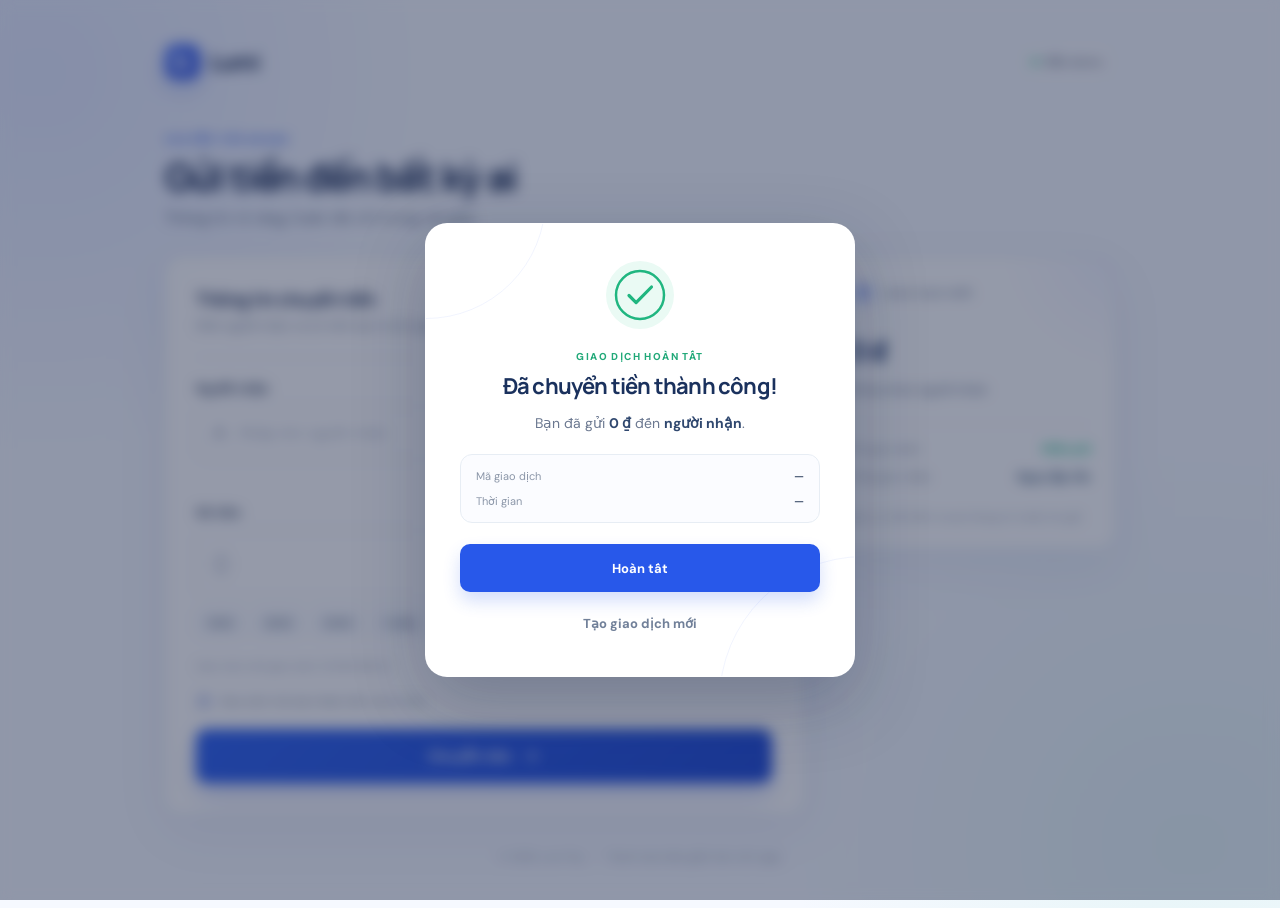
<file: transfer-demo/index.html>
<!DOCTYPE html>
<html lang="vi">
  <head>
    <meta charset="UTF-8" />
    <meta name="viewport" content="width=device-width, initial-scale=1.0" />
    <meta name="theme-color" content="#f6f9ff" />
    <title>Lumi — Chuyển tiền</title>
    <link rel="stylesheet" href="styles.css" />
  </head>
  <body>
    <main class="page-shell">
      <section class="transfer-app" aria-labelledby="app-title">
        <header class="app-header">
          <a class="brand" href="#" aria-label="Lumi Pay trang chủ">
            <span class="brand-mark" aria-hidden="true">
              <svg viewBox="0 0 32 32" fill="none">
                <path d="M9 7.5v17M9 24.5h11.2a2.8 2.8 0 0 0 2.8-2.8v-5.5a2.8 2.8 0 0 0-2.8-2.8H12.5" stroke="currentColor" stroke-width="3.25" stroke-linecap="round" stroke-linejoin="round" />
                <path d="m15.5 12.2-3.2 3.2 3.2 3.2" stroke="currentColor" stroke-width="3.25" stroke-linecap="round" stroke-linejoin="round" />
              </svg>
            </span>
            <span>Lumi</span>
          </a>
          <div class="demo-badge"><span></span> Bản demo</div>
        </header>

        <div class="app-intro">
          <p class="eyebrow">CHUYỂN TIỀN NHANH</p>
          <h1 id="app-title">Gửi tiền đến bất kỳ ai</h1>
          <p>Thông tin rõ ràng, hoàn tất chỉ trong vài giây.</p>
        </div>

        <div class="layout">
          <section class="transfer-card" aria-label="Biểu mẫu chuyển tiền">
            <form id="transferForm" novalidate>
              <div class="form-heading">
                <h2>Thông tin chuyển tiền</h2>
                <p>Điền người nhận và số tiền bạn muốn gửi.</p>
              </div>

              <div class="field-group">
                <label for="recipient">Người nhận</label>
                <div class="input-wrap recipient-wrap">
                  <svg class="input-icon" viewBox="0 0 24 24" fill="none" aria-hidden="true">
                    <path d="M20 21a8 8 0 0 0-16 0M12 13a4 4 0 1 0 0-8 4 4 0 0 0 0 8Z" stroke="currentColor" stroke-width="1.8" stroke-linecap="round" />
                  </svg>
                  <input id="recipient" name="recipient" type="text" autocomplete="name" placeholder="Nhập tên người nhận" maxlength="60" required />
                  <button class="clear-button" id="clearRecipient" type="button" aria-label="Xóa tên người nhận" hidden>
                    <svg viewBox="0 0 24 24" fill="none" aria-hidden="true"><path d="m7 7 10 10M17 7 7 17" stroke="currentColor" stroke-width="2" stroke-linecap="round" /></svg>
                  </button>
                </div>
                <p class="field-error" id="recipientError" aria-live="polite"></p>
              </div>

              <div class="field-group amount-group">
                <div class="field-label-row">
                  <label for="amount">Số tiền</label>
                  <span class="balance">Số dư khả dụng: <strong>12.500.000 ₫</strong></span>
                </div>
                <div class="amount-input-wrap">
                  <input id="amount" name="amount" type="text" inputmode="numeric" autocomplete="off" placeholder="0" aria-describedby="amountHelp" required />
                  <span class="currency">₫</span>
                </div>
                <div class="quick-amounts" aria-label="Chọn số tiền nhanh">
                  <button type="button" data-amount="100000">100K</button>
                  <button type="button" data-amount="200000">200K</button>
                  <button type="button" data-amount="500000">500K</button>
                  <button type="button" data-amount="1000000">1 triệu</button>
                </div>
                <p class="field-error" id="amountError" aria-live="polite"></p>
                <p class="amount-help" id="amountHelp">Hạn mức mỗi giao dịch: 10.000.000 ₫</p>
              </div>

              <div class="secure-note">
                <svg viewBox="0 0 24 24" fill="none" aria-hidden="true"><rect x="4" y="10" width="16" height="11" rx="2" stroke="currentColor" stroke-width="1.75" /><path d="M8 10V7a4 4 0 0 1 8 0v3" stroke="currentColor" stroke-width="1.75" stroke-linecap="round" /><path d="M12 14.2v2.6" stroke="currentColor" stroke-width="1.75" stroke-linecap="round" /></svg>
                <span>Giao dịch của bạn được bảo vệ an toàn.</span>
              </div>

              <button id="sendButton" class="send-button" type="submit">
                <span>Chuyển tiền</span>
                <svg viewBox="0 0 24 24" fill="none" aria-hidden="true"><path d="M5 12h13M13 6l6 6-6 6" stroke="currentColor" stroke-width="2" stroke-linecap="round" stroke-linejoin="round" /></svg>
              </button>
            </form>
          </section>

          <aside class="summary-card" aria-label="Tóm tắt giao dịch">
            <div class="summary-head">
              <span class="summary-icon" aria-hidden="true">
                <svg viewBox="0 0 24 24" fill="none"><path d="M4 7.5h16M7 4v7M17 4v7M5.5 20h13a1.5 1.5 0 0 0 1.5-1.5v-11A1.5 1.5 0 0 0 18.5 6h-13A1.5 1.5 0 0 0 4 7.5v11A1.5 1.5 0 0 0 5.5 20Z" stroke="currentColor" stroke-width="1.8" stroke-linecap="round" /></svg>
              </span>
              <span>GIAO DỊCH MỚI</span>
            </div>
            <div class="summary-amount" id="summaryAmount">0 ₫</div>
            <p class="summary-recipient" id="summaryRecipient">Chưa chọn người nhận</p>
            <div class="summary-line"></div>
            <dl class="summary-details">
              <div><dt>Phí giao dịch</dt><dd>Miễn phí</dd></div>
              <div><dt>Thời gian nhận</dt><dd>Ngay lập tức</dd></div>
            </dl>
            <p class="summary-footer">Bạn có thể kiểm tra lại thông tin trước khi gửi.</p>
          </aside>
        </div>

        <footer class="app-footer">
          <span>© 2026 Lumi Pay</span>
          <span class="footer-dot" aria-hidden="true"></span>
          <span>Thanh toán đơn giản hơn mỗi ngày</span>
        </footer>
      </section>
    </main>

    <div class="modal-backdrop" id="modalBackdrop" hidden>
      <section class="success-modal" id="successModal" role="dialog" aria-modal="true" aria-labelledby="successTitle" tabindex="-1">
        <div class="success-orbit orbit-one" aria-hidden="true"></div>
        <div class="success-orbit orbit-two" aria-hidden="true"></div>
        <div class="success-mark" aria-hidden="true">
          <svg viewBox="0 0 56 56" fill="none"><path class="success-circle" d="M28 52a24 24 0 1 0 0-48 24 24 0 0 0 0 48Z" stroke="currentColor" stroke-width="2.5" /><path class="success-check" d="m17 28.5 7.1 7.1L39.5 20" stroke="currentColor" stroke-width="3.2" stroke-linecap="round" stroke-linejoin="round" /></svg>
        </div>
        <p class="success-kicker">GIAO DỊCH HOÀN TẤT</p>
        <h2 id="successTitle">Đã chuyển tiền thành công!</h2>
        <p class="success-message">Bạn đã gửi <strong id="successAmount">0 ₫</strong> đến <strong id="successRecipient">người nhận</strong>.</p>
        <div class="receipt">
          <div><span>Mã giao dịch</span><strong id="transactionId">—</strong></div>
          <div><span>Thời gian</span><strong id="transactionTime">—</strong></div>
        </div>
        <button class="done-button" id="doneButton" type="button">Hoàn tất</button>
        <button class="again-button" id="againButton" type="button">Tạo giao dịch mới</button>
      </section>
    </div>

    <script src="app.js"></script>
  </body>
</html>
</file>
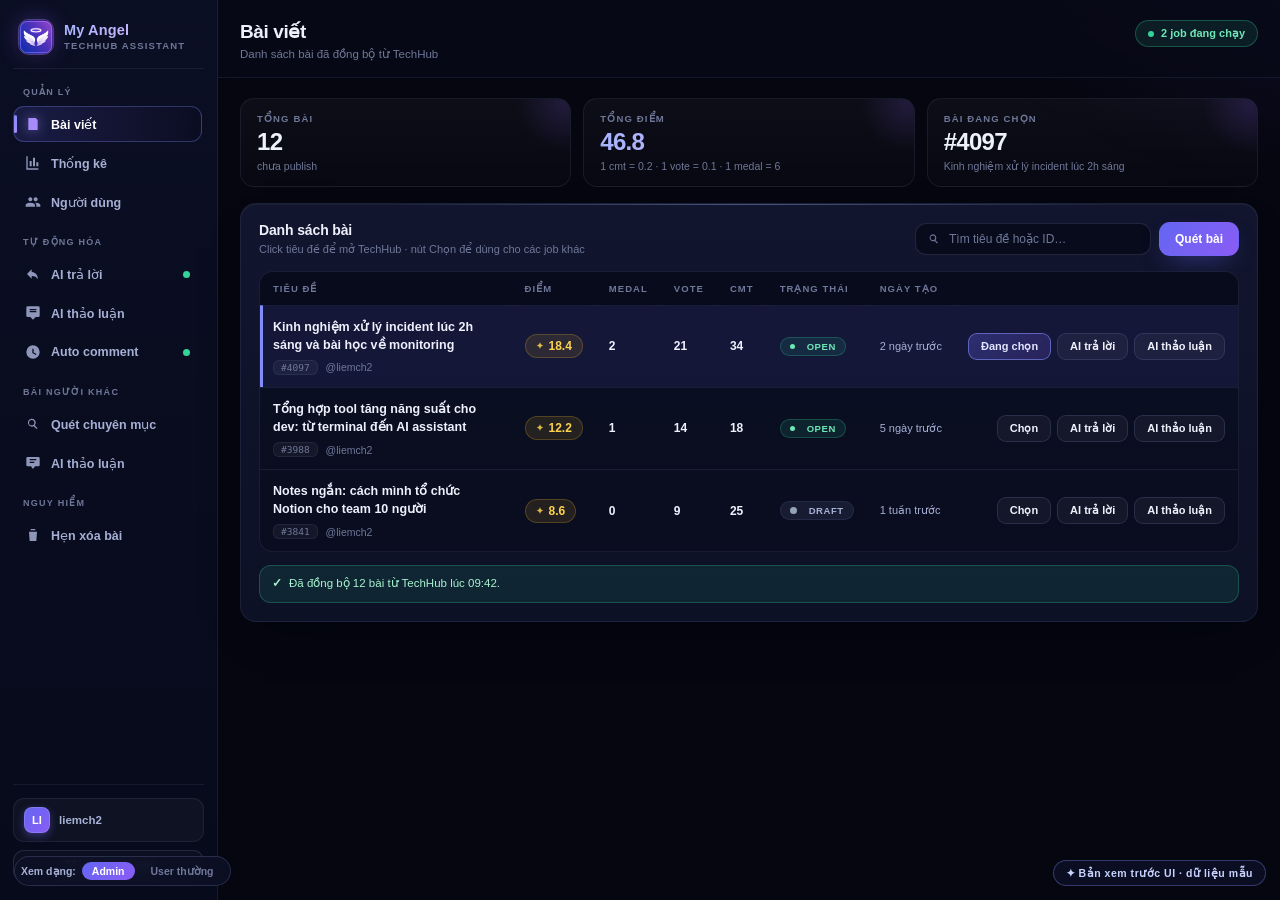
<file: design-preview.html>
<!DOCTYPE html>
<html lang="vi">
  <head>
    <meta charset="UTF-8" />
    <meta name="viewport" content="width=device-width, initial-scale=1.0" />
    <meta name="color-scheme" content="dark" />
    <title>My Angel — UI Preview</title>
    <link rel="stylesheet" href="popup.css" />
    <style>
      /* Chỉ dùng cho trang preview, không ảnh hưởng extension */
      .preview-tag {
        position: fixed;
        right: 14px;
        bottom: 14px;
        z-index: 99;
        padding: 6px 12px;
        border-radius: 999px;
        font-size: 10.5px;
        font-weight: 700;
        letter-spacing: 0.05em;
        color: #c7d2fe;
        background: rgba(13, 17, 38, 0.85);
        border: 1px solid rgba(129, 140, 248, 0.35);
        backdrop-filter: blur(8px);
        pointer-events: none;
      }
      body.sidepanel {
        max-width: 420px;
        margin: 0 auto;
        border-left: 1px solid rgba(151, 168, 224, 0.12);
        border-right: 1px solid rgba(151, 168, 224, 0.12);
        min-height: 100vh;
      }
      body.sidepanel .preview-tag {
        right: 6px;
        bottom: 6px;
      }
      .mode-toggle {
        position: fixed;
        left: 14px;
        bottom: 14px;
        z-index: 99;
        display: flex;
        align-items: center;
        gap: 6px;
        padding: 5px 6px;
        border-radius: 999px;
        font-size: 10.5px;
        font-weight: 700;
        color: #a6b0d4;
        background: rgba(13, 17, 38, 0.85);
        border: 1px solid rgba(151, 168, 224, 0.2);
        backdrop-filter: blur(8px);
        cursor: pointer;
        font-family: inherit;
      }
      .mode-toggle b {
        padding: 3px 10px;
        border-radius: 999px;
        font-weight: 700;
      }
      .mode-toggle .on {
        background: var(--grad-accent, linear-gradient(135deg, #6366f1, #8b5cf6));
        color: #fff;
      }
      .mode-toggle .off {
        color: #6f7899;
      }
    </style>
  </head>
  <body>
    <span class="preview-tag">✦ Bản xem trước UI · dữ liệu mẫu</span>
    <button class="mode-toggle" id="modeToggle" type="button">
      Xem dạng:
      <b class="on" id="modeAdmin">Admin</b>
      <b class="off" id="modeBasic">User thường</b>
    </button>
    <div class="app">
      <aside class="sidebar">
        <div class="sidebar-brand">
          <img class="brand-logo" src="icons/angel.png" alt="My Angel" />
          <div class="brand-text">
            <strong>My Angel</strong>
            <span>TechHub Assistant</span>
          </div>
        </div>

        <nav id="sideMenu" class="nav" aria-label="Menu tính năng">
          <span class="nav-group">Quản lý</span>
          <button class="nav-item active" type="button" data-panel="posts" data-title="Bài viết" data-subtitle="Danh sách bài đã đồng bộ từ TechHub">
            <svg viewBox="0 0 24 24" class="nav-icon" aria-hidden="true"><path d="M5 3h11l3 3v15H5V3zm2 6h10v2H7V9zm0 4h10v2H7v-2zm0 4h7v2H7v-2z" fill="currentColor" /></svg>
            <span class="nav-label">Bài viết</span>
          </button>
          <button class="nav-item" type="button" data-panel="dashboard" data-title="Thống kê theo tháng" data-subtitle="So sánh tháng hiện tại với tháng trước">
            <svg viewBox="0 0 24 24" class="nav-icon" aria-hidden="true"><path d="M4 20h16v2H2V2h2v18zm3-3V9h3v8H7zm5 0V4h3v13h-3zm5 0v-6h3v6h-3z" fill="currentColor" /></svg>
            <span class="nav-label">Thống kê</span>
          </button>
          <button class="nav-item admin-only" type="button" data-panel="users" data-title="Người dùng" data-subtitle="Quản lý tài khoản đang dùng extension">
            <svg viewBox="0 0 24 24" class="nav-icon" aria-hidden="true"><path d="M16 11c1.66 0 3-1.34 3-3s-1.34-3-3-3-3 1.34-3 3 1.34 3 3 3zm-8 0c1.66 0 3-1.34 3-3S9.66 5 8 5 5 6.34 5 8s1.34 3 3 3zm0 2c-2.33 0-7 1.17-7 3.5V19h14v-2.5c0-2.33-4.67-3.5-7-3.5zm8 0c-.29 0-.62.02-.97.05 1.16.84 1.97 1.97 1.97 3.45V19h6v-2.5c0-2.33-4.67-3.5-7-3.5z" fill="currentColor" /></svg>
            <span class="nav-label">Người dùng</span>
          </button>

          <span class="nav-group admin-only">Tự động hóa</span>
          <button class="nav-item admin-only" type="button" data-panel="reply" data-title="AI trả lời comment" data-subtitle="Tạo mẫu reply trước rồi đăng theo mục tiêu">
            <svg viewBox="0 0 24 24" class="nav-icon" aria-hidden="true"><path d="M10 9V5l-7 7 7 7v-4.1c5 0 7.5 1.6 9 5.1.5-5-1.5-10-9-11z" fill="currentColor" /></svg>
            <span class="nav-label">AI trả lời</span>
            <span class="nav-dot"></span>
          </button>
          <button class="nav-item admin-only" type="button" data-panel="discussion" data-title="AI tự thảo luận" data-subtitle="Tự đăng comment gốc trên bài của bạn theo mục tiêu">
            <svg viewBox="0 0 24 24" class="nav-icon" aria-hidden="true"><path d="M20 2H4a2 2 0 00-2 2v12a2 2 0 002 2h4l4 4 4-4h4a2 2 0 002-2V4a2 2 0 00-2-2zM7 9h10v2H7V9zm0-3h10v2H7V6z" fill="currentColor" /></svg>
            <span class="nav-label">AI thảo luận</span>
          </button>
          <button class="nav-item admin-only" type="button" data-panel="comment" data-title="Auto comment" data-subtitle="Comment liên tục vào 1 bài, chạy ngay hoặc hẹn giờ">
            <svg viewBox="0 0 24 24" class="nav-icon" aria-hidden="true"><path d="M12 2a10 10 0 100 20 10 10 0 000-20zm1 5v5.6l4.2 2.5-.9 1.5L11 13.5V7h2z" fill="currentColor" /></svg>
            <span class="nav-label">Auto comment</span>
            <span class="nav-dot"></span>
          </button>

          <span class="nav-group admin-only">Bài người khác</span>
          <button class="nav-item admin-only" type="button" data-panel="community" data-title="Quét chuyên mục" data-subtitle="Làm mới dữ liệu chuyên mục và chọn bài để thảo luận">
            <svg viewBox="0 0 24 24" class="nav-icon" aria-hidden="true"><path d="M10 4a6 6 0 014.47 10l4.27 4.26-1.42 1.42-4.26-4.27A6 6 0 1110 4zm0 2a4 4 0 100 8 4 4 0 000-8z" fill="currentColor" /></svg>
            <span class="nav-label">Quét chuyên mục</span>
          </button>
          <button class="nav-item admin-only" type="button" data-panel="external-discussion" data-title="Thảo luận bài người khác" data-subtitle="Chọn bài từ chuyên mục hoặc nhập ID, duyệt mẫu rồi đăng">
            <svg viewBox="0 0 24 24" class="nav-icon" aria-hidden="true"><path d="M4 3h16a2 2 0 012 2v10a2 2 0 01-2 2h-5l-3 4-3-4H4a2 2 0 01-2-2V5a2 2 0 012-2zm3 5h10V6H7v2zm0 4h7v-2H7v2z" fill="currentColor" /></svg>
            <span class="nav-label">AI thảo luận</span>
          </button>

          <span class="nav-group admin-only">Nguy hiểm</span>
          <button class="nav-item admin-only" type="button" data-panel="delete" data-title="Hẹn xóa bài" data-subtitle="Xóa bài trên TechHub ngay hoặc theo giờ đã hẹn">
            <svg viewBox="0 0 24 24" class="nav-icon" aria-hidden="true"><path d="M6 7h12l-1 14H7L6 7zm3-4h6l1 2H8l1-2z" fill="currentColor" /></svg>
            <span class="nav-label">Hẹn xóa bài</span>
          </button>
        </nav>

        <div class="sidebar-footer">
          <div class="user-chip">
            <span class="user-avatar">li</span>
            <span class="user-name">liemch2</span>
          </div>
          <button class="ghost-btn" type="button" title="Mở dạng tab toàn màn hình">
            <svg viewBox="0 0 24 24" width="14" height="14" aria-hidden="true"><path d="M14 3h7v7h-2V6.41l-8.29 8.3-1.42-1.42 8.3-8.29H14V3zM5 5h5V3H3v18h18v-7h-2v5H5V5z" fill="currentColor" /></svg>
            <span>Mở dạng tab</span>
          </button>
        </div>
      </aside>

      <main class="main">
        <header class="topbar">
          <div class="topbar-text">
            <h1 id="pageTitle">Bài viết</h1>
            <p id="pageSubtitle">Danh sách bài đã đồng bộ từ TechHub</p>
          </div>
          <div class="topbar-badges">
            <span class="pill pill-live admin-only">2 job đang chạy</span>
          </div>
        </header>

        <div class="content">
          <div class="panel" data-panel="posts">
            <div class="stat-grid">
              <div class="stat-card">
                <span class="stat-label">Tổng bài</span>
                <strong class="stat-value">12</strong>
                <span class="stat-hint">chưa publish</span>
              </div>
              <div class="stat-card">
                <span class="stat-label">Tổng điểm</span>
                <strong class="stat-value accent">46.8</strong>
                <span class="stat-hint">1 cmt = 0.2 · 1 vote = 0.1 · 1 medal = 6</span>
              </div>
              <div class="stat-card">
                <span class="stat-label">Bài đang chọn</span>
                <strong class="stat-value">#4097</strong>
                <span class="stat-hint">Kinh nghiệm xử lý incident lúc 2h sáng</span>
              </div>
            </div>

            <div class="card">
              <div class="card-head">
                <div>
                  <h2>Danh sách bài</h2>
                  <p>Click tiêu đề để mở TechHub · nút Chọn để dùng cho các job khác</p>
                </div>
                <div class="card-actions">
                  <label class="search" for="postsSearch">
                    <svg viewBox="0 0 24 24" width="14" height="14" aria-hidden="true"><path d="M10 4a6 6 0 014.47 10l4.27 4.26-1.42 1.42-4.26-4.27A6 6 0 1110 4zm0 2a4 4 0 100 8 4 4 0 000-8z" fill="currentColor" /></svg>
                    <input id="postsSearch" type="search" placeholder="Tìm tiêu đề hoặc ID…" autocomplete="off" />
                  </label>
                  <button class="btn btn-primary" type="button">Quét bài</button>
                </div>
              </div>
              <div class="table-wrap">
                <table class="data-table">
                  <thead><tr><th>Tiêu đề</th><th>Điểm</th><th>Medal</th><th>Vote</th><th>Cmt</th><th>Trạng thái</th><th>Ngày tạo</th><th></th></tr></thead>
                  <tbody>
                    <tr class="selected">
                      <td class="cell-title">
                        <a class="post-link" href="#" onclick="return false;">Kinh nghiệm xử lý incident lúc 2h sáng và bài học về monitoring</a>
                        <div class="post-sub"><span>#4097</span><span>@liemch2</span></div>
                      </td>
                      <td data-label="Điểm"><span class="score">18.4</span></td>
                      <td data-label="Medal"><span class="num">2</span></td>
                      <td data-label="Vote"><span class="num">21</span></td>
                      <td data-label="Cmt"><span class="num">34</span></td>
                      <td data-label="Trạng thái"><span class="badge open">open</span></td>
                      <td class="cell-date" data-label="Ngày tạo">2 ngày trước</td>
                      <td class="cell-action">
                        <div class="row-actions">
                          <button type="button" class="mini-btn is-selected">Đang chọn</button>
                          <button type="button" class="mini-btn">AI trả lời</button>
                          <button type="button" class="mini-btn">AI thảo luận</button>
                        </div>
                      </td>
                    </tr>
                    <tr>
                      <td class="cell-title">
                        <a class="post-link" href="#" onclick="return false;">Tổng hợp tool tăng năng suất cho dev: từ terminal đến AI assistant</a>
                        <div class="post-sub"><span>#3988</span><span>@liemch2</span></div>
                      </td>
                      <td data-label="Điểm"><span class="score">12.2</span></td>
                      <td data-label="Medal"><span class="num">1</span></td>
                      <td data-label="Vote"><span class="num">14</span></td>
                      <td data-label="Cmt"><span class="num">18</span></td>
                      <td data-label="Trạng thái"><span class="badge open">open</span></td>
                      <td class="cell-date" data-label="Ngày tạo">5 ngày trước</td>
                      <td class="cell-action">
                        <div class="row-actions">
                          <button type="button" class="mini-btn">Chọn</button>
                          <button type="button" class="mini-btn">AI trả lời</button>
                          <button type="button" class="mini-btn">AI thảo luận</button>
                        </div>
                      </td>
                    </tr>
                    <tr>
                      <td class="cell-title">
                        <a class="post-link" href="#" onclick="return false;">Notes ngắn: cách mình tổ chức Notion cho team 10 người</a>
                        <div class="post-sub"><span>#3841</span><span>@liemch2</span></div>
                      </td>
                      <td data-label="Điểm"><span class="score">8.6</span></td>
                      <td data-label="Medal"><span class="num">0</span></td>
                      <td data-label="Vote"><span class="num">9</span></td>
                      <td data-label="Cmt"><span class="num">25</span></td>
                      <td data-label="Trạng thái"><span class="badge other">draft</span></td>
                      <td class="cell-date" data-label="Ngày tạo">1 tuần trước</td>
                      <td class="cell-action">
                        <div class="row-actions">
                          <button type="button" class="mini-btn">Chọn</button>
                          <button type="button" class="mini-btn">AI trả lời</button>
                          <button type="button" class="mini-btn">AI thảo luận</button>
                        </div>
                      </td>
                    </tr>
                  </tbody>
                </table>
              </div>
              <div class="msg ok">Đã đồng bộ 12 bài từ TechHub lúc 09:42.</div>
            </div>
          </div>

          <div class="panel hidden" data-panel="dashboard">
            <div class="card">
              <div class="card-head">
                <div>
                  <h2>So sánh tháng này với tháng trước</h2>
                  <p>Tính trên dữ liệu đã lưu, không gọi lại TechHub</p>
                </div>
                <div class="card-actions">
                  <button class="btn btn-primary" type="button">Xem thống kê</button>
                </div>
              </div>
              <div class="stat-grid">
                <div class="stat-card"><span class="stat-label">Bài tạo · tháng này</span><strong class="stat-value">9</strong><span class="stat-hint"><span class="delta up">▲ +3</span> so với tháng trước</span></div>
                <div class="stat-card"><span class="stat-label">Comment</span><strong class="stat-value accent">142</strong><span class="stat-hint"><span class="delta up">▲ +38</span> so với tháng trước</span></div>
                <div class="stat-card"><span class="stat-label">Điểm ước tính</span><strong class="stat-value">61.5</strong><span class="stat-hint"><span class="delta down">▼ -2.1</span> so với tháng trước</span></div>
              </div>
              <div class="table-wrap">
                <table class="data-table">
                  <thead><tr><th>Chỉ số</th><th>Tháng này</th><th>Tháng trước</th><th>Chênh lệch</th></tr></thead>
                  <tbody>
                    <tr><td>Bài tạo</td><td><span class="num">9</span></td><td><span class="num">6</span></td><td><span class="delta up">+3</span></td></tr>
                    <tr><td>Bài publish</td><td><span class="num">7</span></td><td><span class="num">5</span></td><td><span class="delta up">+2</span></td></tr>
                    <tr><td>Comment</td><td><span class="num">142</span></td><td><span class="num">104</span></td><td><span class="delta up">+38</span></td></tr>
                    <tr><td>Medal</td><td><span class="num">3</span></td><td><span class="num">4</span></td><td><span class="delta down">-1</span></td></tr>
                    <tr><td>Điểm</td><td><span class="num">61.5</span></td><td><span class="num">63.6</span></td><td><span class="delta down">-2.1</span></td></tr>
                  </tbody>
                </table>
              </div>
            </div>
          </div>

          <div class="panel hidden admin-only" data-panel="users">
            <div class="stat-grid">
              <div class="stat-card"><span class="stat-label">Tổng người dùng</span><strong class="stat-value">24</strong><span class="stat-hint">đã lưu trong bảng users</span></div>
              <div class="stat-card"><span class="stat-label">Quản trị viên</span><strong class="stat-value accent">3</strong><span class="stat-hint">is_admin = true</span></div>
              <div class="stat-card"><span class="stat-label">Đang khóa</span><strong class="stat-value">1</strong><span class="stat-hint">is_locked = true</span></div>
              <div class="stat-card"><span class="stat-label">Cmt hôm nay</span><strong class="stat-value">46</strong><span class="stat-hint">do extension đăng trong hôm nay</span></div>
            </div>
            <div class="card">
              <div class="card-head">
                <div>
                  <h2>Danh sách người dùng</h2>
                  <p>Cấp quyền admin để cho phép mở panel · khóa để chặn dùng extension</p>
                </div>
                <div class="card-actions">
                  <label class="search" for="usersSearch">
                    <svg viewBox="0 0 24 24" width="14" height="14" aria-hidden="true"><path d="M10 4a6 6 0 014.47 10l4.27 4.26-1.42 1.42-4.26-4.27A6 6 0 1110 4zm0 2a4 4 0 100 8 4 4 0 000-8z" fill="currentColor" /></svg>
                    <input id="usersSearch" type="search" placeholder="Tìm username, tên, email…" autocomplete="off" />
                  </label>
                  <button class="btn btn-primary" type="button">Làm mới</button>
                </div>
              </div>
              <div class="table-wrap">
                <table class="data-table">
                  <thead><tr><th>Người dùng</th><th>Bài</th><th>Cmt hôm nay</th><th>Trạng thái</th><th>Hoạt động</th><th></th></tr></thead>
                  <tbody>
                    <tr class="selected">
                      <td class="cell-user"><div class="user-cell"><span class="u-avatar">li</span><div class="user-cell-text"><span class="user-cell-name">@liemch2 <span class="badge self">Bạn</span></span><div class="user-cell-sub">Nguyễn Chí Liêm</div></div></div></td>
                      <td data-label="Bài"><span class="num">12</span></td>
                      <td data-label="Cmt hôm nay"><span class="num">18</span></td>
                      <td data-label="Trạng thái"><span class="badge admin">Admin</span></td>
                      <td class="cell-date" data-label="Hoạt động">vừa xong</td>
                      <td class="cell-action"><div class="row-actions"><button type="button" class="mini-btn" disabled title="Không thể thao tác trên tài khoản của chính mình">Thu quyền</button><button type="button" class="mini-btn" disabled>Khóa</button><button type="button" class="mini-btn danger" disabled>Xóa</button></div></td>
                    </tr>
                    <tr>
                      <td class="cell-user"><div class="user-cell"><span class="u-avatar">ng</span><div class="user-cell-text"><span class="user-cell-name">@nguyenvt</span><div class="user-cell-sub">Vũ Thái Nguyên</div></div></div></td>
                      <td data-label="Bài"><span class="num">8</span></td>
                      <td data-label="Cmt hôm nay"><span class="num">12</span></td>
                      <td data-label="Trạng thái"><span class="badge admin">Admin</span></td>
                      <td class="cell-date" data-label="Hoạt động">2 giờ trước</td>
                      <td class="cell-action"><div class="row-actions"><button type="button" class="mini-btn">Thu quyền</button><button type="button" class="mini-btn">Khóa</button><button type="button" class="mini-btn danger">Xóa</button></div></td>
                    </tr>
                    <tr>
                      <td class="cell-user"><div class="user-cell"><span class="u-avatar locked">tr</span><div class="user-cell-text"><span class="user-cell-name">@trant</span><div class="user-cell-sub">Trần Tuấn</div></div></div></td>
                      <td data-label="Bài"><span class="num">5</span></td>
                      <td data-label="Cmt hôm nay"><span class="num">0</span></td>
                      <td data-label="Trạng thái"><span class="badge locked">Khóa</span></td>
                      <td class="cell-date" data-label="Hoạt động">3 ngày trước</td>
                      <td class="cell-action"><div class="row-actions"><button type="button" class="mini-btn">Cấp quyền</button><button type="button" class="mini-btn">Mở khóa</button><button type="button" class="mini-btn danger">Xóa</button></div></td>
                    </tr>
                    <tr>
                      <td class="cell-user"><div class="user-cell"><span class="u-avatar">ph</span><div class="user-cell-text"><span class="user-cell-name">@phamh</span><div class="user-cell-sub">Phạm Hoàng</div></div></div></td>
                      <td data-label="Bài"><span class="num">2</span></td>
                      <td data-label="Cmt hôm nay"><span class="num">6</span></td>
                      <td data-label="Trạng thái"><span class="badge other">Thường</span></td>
                      <td class="cell-date" data-label="Hoạt động">5 giờ trước</td>
                      <td class="cell-action"><div class="row-actions"><button type="button" class="mini-btn">Cấp quyền</button><button type="button" class="mini-btn">Khóa</button><button type="button" class="mini-btn danger">Xóa</button></div></td>
                    </tr>
                  </tbody>
                </table>
              </div>
              <div class="msg ok">Đã làm mới 24 người dùng.</div>
              <p class="hint">Người dùng bị khóa không mở được panel extension và bị loại khỏi mục tiêu tự động tương tác. Xóa người dùng chỉ xóa dòng trong bảng users, bài viết và tương tác đã lưu vẫn được giữ.</p>
            </div>
          </div>

          <div class="panel hidden admin-only" data-panel="reply">
            <div class="card">
              <div class="card-head">
                <div>
                  <h2>Bước 1 · Chuẩn bị mẫu</h2>
                  <p>Chọn bài, AI quét comment chưa reply để tạo kho mẫu</p>
                </div>
                <div class="card-actions">
                  <button class="btn btn-primary" type="button">AI tạo mẫu</button>
                </div>
              </div>
              <div class="field-list">
                <div class="field">
                  <div class="field-text"><label for="replyScope">Bài cần trả lời</label><span>Kho mẫu được tải riêng theo từng bài</span></div>
                  <select id="replyScope"><option>#4097 · Kinh nghiệm xử lý incident…</option><option>#3988 · Tổng hợp tool tăng năng suất…</option></select>
                </div>
                <div class="field">
                  <div class="field-text"><label for="replyGenerateCount">Số mẫu cần tạo</label><span>Quét comment chưa reply rồi nhờ AI gen trước</span></div>
                  <input id="replyGenerateCount" type="number" min="1" max="50" value="5" />
                </div>
              </div>
              <div class="draft-toolbar">
                <div class="draft-stats">
                  <span>Tổng <strong>4</strong></span>
                  <span class="pending">Chưa dùng <strong>2</strong></span>
                  <span class="used">Đã dùng <strong>2</strong></span>
                </div>
                <button class="btn btn-ghost draft-clear-btn" type="button">Xóa hết chưa dùng</button>
              </div>
              <div class="draft-list">
                <article class="draft-item">
                  <div class="draft-head"><strong>Mẫu 1 · cmt #8812</strong><div class="draft-status-actions"><span>Chưa dùng</span><button type="button" class="draft-edit-btn">Chỉnh sửa</button><button type="button" class="draft-delete-btn">Xóa</button></div></div>
                  <p class="draft-source">Cảm ơn anh đã chia sẻ, em cũng đang gặp tình huống alert lúc 2h sáng</p>
                  <p>Chào anh, cảm ơn anh đã đọc bài ạ. Nhóm em cũng từng bị wake-up call kiểu này nên giờ ưu tiên setup on-call rotation và runbook sẵn, đỡ phải "võ đoán" lúc nửa đêm ạ.</p>
                </article>
                <article class="draft-item posting">
                  <div class="draft-head"><strong>Mẫu 2 · cmt #8815</strong><div class="draft-status-actions"><span>Đang đăng</span></div></div>
                  <p>Quả thật monitoring tốt thì đêm ngủ ngon hơn anh nhỉ, bài này em note lại runbook ạ.</p>
                </article>
                <article class="draft-item used">
                  <div class="draft-head"><strong>Mẫu 3 · cmt #8790</strong><div class="draft-status-actions"><span>Đã dùng</span></div></div>
                  <p>Hóng phần 2 về cách setup dashboard Grafana cho service ạ.</p>
                </article>
              </div>
            </div>

            <div class="card">
              <div class="card-head">
                <div>
                  <h2>Bước 2 · Tự động đăng</h2>
                  <p>Dùng lần lượt các mẫu chưa dùng của bài đang chọn</p>
                </div>
                <div class="card-actions">
                  <button class="btn btn-secondary" type="button">Đăng 1 mẫu ngay</button>
                </div>
              </div>
              <div class="field-list">
                <div class="field">
                  <div class="field-text"><label for="autoReplyEnabled">Tự trả lời</label><span>Hết mẫu hoặc đủ số lượng sẽ tự tắt</span></div>
                  <input id="autoReplyEnabled" class="switch" type="checkbox" checked />
                </div>
                <div class="field">
                  <div class="field-text"><label for="replyTargetCount">Số lượng muốn đăng</label><span>Không được vượt số mẫu chưa dùng</span></div>
                  <input id="replyTargetCount" type="number" min="1" max="100" value="5" />
                </div>
                <div class="field">
                  <div class="field-text"><label>Khoảng cách ngẫu nhiên</label><span>Thời gian giữa hai lượt đăng, tính bằng phút</span></div>
                  <div class="inline-inputs"><input type="number" min="1" max="1440" value="2" aria-label="Từ phút" /><span>đến</span><input type="number" min="1" max="1440" value="6" aria-label="Đến phút" /></div>
                </div>
              </div>
              <div class="msg">Job đang chạy: mẫu tiếp theo sẽ đăng sau 3 phút.</div>
            </div>
          </div>

          <div class="panel hidden admin-only" data-panel="discussion">
            <div class="card">
              <div class="card-head">
                <div>
                  <h2>Bước 1 · Chuẩn bị mẫu</h2>
                  <p>Chọn bài, xem kho mẫu hoặc nhờ AI tạo thêm</p>
                </div>
                <div class="card-actions"><button class="btn btn-primary" type="button">AI tạo mẫu</button></div>
              </div>
              <div class="field-list">
                <div class="field">
                  <div class="field-text"><label for="discussionScope">Bài cần thảo luận</label><span>Kho mẫu được tải riêng theo từng bài</span></div>
                  <select id="discussionScope"><option>#3988 · Tổng hợp tool tăng năng suất…</option></select>
                </div>
                <div class="field">
                  <div class="field-text"><label for="discussionGenerateCount">Số mẫu cần tạo</label><span>AI tạo trước và lưu vào kho chờ sử dụng</span></div>
                  <input id="discussionGenerateCount" type="number" min="1" max="50" value="5" />
                </div>
              </div>
              <div class="draft-list"><div class="empty">Chọn bài để tải các mẫu đã tạo.</div></div>
            </div>
          </div>

          <div class="panel hidden admin-only" data-panel="community">
            <div class="card">
              <div class="card-head">
                <div>
                  <h2>Bài theo chuyên mục</h2>
                  <p>Luôn đọc từ dữ liệu đã lưu · chỉ gọi TechHub khi bấm Làm mới</p>
                </div>
                <div class="card-actions">
                  <label class="search" for="communityPostsSearch">
                    <svg viewBox="0 0 24 24" width="14" height="14" aria-hidden="true"><path d="M10 4a6 6 0 014.47 10l4.27 4.26-1.42 1.42-4.26-4.27A6 6 0 1110 4zm0 2a4 4 0 100 8 4 4 0 000-8z" fill="currentColor" /></svg>
                    <input id="communityPostsSearch" type="search" placeholder="Lọc tiêu đề, tác giả hoặc ID…" autocomplete="off" />
                  </label>
                  <button class="btn btn-secondary" type="button">Xem dữ liệu đã lưu</button>
                  <button class="btn btn-primary" type="button">Làm mới từ TechHub</button>
                </div>
              </div>
              <div class="field-list">
                <div class="field">
                  <div class="field-text"><label for="communitySlug">Slug chuyên mục</label><span>Phần nằm sau /c/ trên đường dẫn TechHub</span></div>
                  <input id="communitySlug" type="text" value="cai-tien-moi-ngay" spellcheck="false" />
                </div>
                <div class="field">
                  <div class="field-text"><label>Từ tháng đến tháng</label><span>Tháng lịch, tối đa 2 tháng. Chỉ dùng khi bấm Làm mới</span></div>
                  <div class="inline-inputs"><input type="month" value="2026-08" aria-label="Từ tháng" /><span>đến</span><input type="month" value="2026-09" aria-label="Đến tháng" /></div>
                </div>
                <div class="field">
                  <div class="field-text"><label for="crossInteractionEnabled">Tự động tương tác chéo</label><span>Mỗi 15 phút tự bình luận và thích bài người khác</span></div>
                  <input id="crossInteractionEnabled" class="switch" type="checkbox" />
                </div>
              </div>
              <div class="table-wrap">
                <table class="data-table">
                  <thead><tr><th>Tiêu đề</th><th>Điểm</th><th>Cmt</th><th>Tác giả</th><th>Ngày</th><th></th></tr></thead>
                  <tbody>
                    <tr>
                      <td class="cell-title"><a class="post-link" href="#" onclick="return false;">Retrospective sprint 27: cái gì giữ, cái gì bỏ</a><div class="post-sub"><span>#4102</span><span>@nguyenvt</span></div></td>
                      <td data-label="Điểm"><span class="score">6.8</span></td>
                      <td data-label="Cmt"><span class="num">12</span></td>
                      <td data-label="Tác giả">@nguyenvt</td>
                      <td class="cell-date" data-label="Ngày">hôm qua</td>
                      <td class="cell-action"><div class="row-actions"><button type="button" class="mini-btn">Chọn thảo luận</button></div></td>
                    </tr>
                    <tr>
                      <td class="cell-title"><a class="post-link" href="#" onclick="return false;">Mình đã giảm 40% thời gian build CI bằng cache thông minh</a><div class="post-sub"><span>#4093</span><span>@trant</span></div></td>
                      <td data-label="Điểm"><span class="score">9.4</span></td>
                      <td data-label="Cmt"><span class="num">17</span></td>
                      <td data-label="Tác giả">@trant</td>
                      <td class="cell-date" data-label="Ngày">2 ngày trước</td>
                      <td class="cell-action"><div class="row-actions"><button type="button" class="mini-btn">Chọn thảo luận</button></div></td>
                    </tr>
                  </tbody>
                </table>
              </div>
              <p class="hint">Danh sách luôn hiện toàn bộ bài đã lưu. Bấm Làm mới từ TechHub chỉ quét lại đúng khoảng tháng đã chọn.</p>
            </div>
          </div>

          <div class="panel hidden admin-only" data-panel="external-discussion">
            <div class="card">
              <div class="card-head">
                <div>
                  <h2>Bước 1 · Chọn bài và chuẩn bị mẫu</h2>
                  <p>Nhận bài đang mở của người khác, kể cả bài chưa publish</p>
                </div>
                <div class="card-actions">
                  <button class="btn btn-secondary" type="button">Tải bài</button>
                  <button class="btn btn-primary" type="button">AI tạo mẫu</button>
                </div>
              </div>
              <div class="field-list">
                <div class="field">
                  <div class="field-text"><label for="externalDiscussionPostId">ID bài TechHub</label><span>Nhập ID số của bài người khác cần thảo luận</span></div>
                  <input id="externalDiscussionPostId" type="number" min="1" placeholder="Ví dụ: 4010" value="4102" />
                </div>
              </div>
              <div class="external-post-preview">
                <strong>Retrospective sprint 27: cái gì giữ, cái gì bỏ</strong>
                <span>@nguyenvt · #4102 · 12 comment · tạo 1 ngày trước</span>
              </div>
            </div>
          </div>

          <div class="panel hidden admin-only" data-panel="comment">
            <div class="card">
              <div class="card-head">
                <div>
                  <h2>Auto comment 1 bài</h2>
                  <p>Tự chia nhịp để hoàn thành đủ số comment trong thời gian đã chọn</p>
                </div>
                <div class="card-actions">
                  <button class="btn btn-primary" type="button">Bắt đầu ngay</button>
                  <button class="btn btn-danger" type="button">Dừng</button>
                </div>
              </div>
              <div class="msg muted">Đã chọn: #4097 · Kinh nghiệm xử lý incident lúc 2h sáng</div>
              <div class="field-list">
                <div class="field">
                  <div class="field-text"><label for="autoCommentExternalPostId">ID bài thành viên khác</label><span>Không nhập thì dùng bài của anh đã chọn; có nhập thì ưu tiên ID này</span></div>
                  <input id="autoCommentExternalPostId" type="number" min="1" placeholder="vd: 4097" />
                </div>
                <div class="field">
                  <div class="field-text"><label for="autoCommentTargetCount">Số lượng comment</label><span>Đạt đủ số này sẽ tự dừng</span></div>
                  <input id="autoCommentTargetCount" type="number" min="1" max="500" value="10" />
                </div>
                <div class="field">
                  <div class="field-text"><label for="autoCommentStartAt">Giờ bắt đầu</label><span>Để hẹn giờ chạy tự động sau này</span></div>
                  <input id="autoCommentStartAt" type="datetime-local" value="2026-09-11T14:30" />
                </div>
                <div class="field">
                  <div class="field-text"><label for="autoCommentAutoDelete">Tự xóa comment</label><span>Xóa cuốn chiếu từng comment do job này tạo</span></div>
                  <input id="autoCommentAutoDelete" class="switch" type="checkbox" checked />
                </div>
                <div class="field">
                  <div class="field-text"><label for="autoCommentDeleteAfterMinutes">Xóa sau (phút)</label><span>Tính riêng từ lúc mỗi comment được đăng thành công</span></div>
                  <input id="autoCommentDeleteAfterMinutes" type="number" min="1" max="1440" value="1" />
                </div>
              </div>
              <div class="card-actions">
                <button class="btn btn-secondary" type="button">Hẹn giờ chạy</button>
                <button class="btn btn-ghost" type="button">Hủy lịch</button>
              </div>
              <div class="msg muted">Chưa có lịch hẹn.</div>
              <div class="list-label">Nhật ký tự xóa comment</div>
              <div class="schedule-list">
                <div class="schedule-item pending">
                  <div class="schedule-main"><div class="schedule-title">Comment #10231 · bài #4097</div><div class="schedule-meta">sẽ xóa lúc 14:36 · còn 2 phút</div></div>
                </div>
                <div class="schedule-item pending">
                  <div class="schedule-main"><div class="schedule-title">Comment #10230 · bài #4097</div><div class="schedule-meta">sẽ xóa lúc 14:35 · còn 1 phút</div></div>
                </div>
                <div class="schedule-item done">
                  <div class="schedule-main"><div class="schedule-title">Comment #10229 · bài #4097</div><div class="schedule-meta">đã xóa lúc 14:33</div></div>
                </div>
                <div class="schedule-item error">
                  <div class="schedule-main"><div class="schedule-title">Comment #10221 · bài #4097</div><div class="schedule-meta">xóa lỗi: 403 Forbidden · 14:29</div></div>
                </div>
              </div>
              <p class="hint">Chọn bài ở tab Bài viết. Lịch hẹn vẫn chạy sau khi đóng side panel.</p>
            </div>
          </div>

          <div class="panel hidden admin-only" data-panel="delete">
            <div class="card">
              <div class="card-head">
                <div>
                  <h2>Xóa bài TechHub</h2>
                  <p>Gọi DELETE /api/v1/articles/{uuid}/</p>
                </div>
                <div class="card-actions">
                  <button class="btn btn-danger" type="button">Hẹn xóa</button>
                  <button class="btn btn-secondary" type="button">Xóa ngay</button>
                </div>
              </div>
              <div class="field-list">
                <div class="field">
                  <div class="field-text"><label for="deleteTechhubId">techhub_id</label><span>Chọn bài ở tab Bài viết để tự điền</span></div>
                  <input id="deleteTechhubId" type="number" min="1" value="3841" />
                </div>
                <div class="field">
                  <div class="field-text"><label for="deleteAtInput">Thời gian xóa</label><span>Theo giờ máy của bạn</span></div>
                  <input id="deleteAtInput" type="datetime-local" value="2026-09-12T09:00" />
                </div>
              </div>
              <div class="schedule-list">
                <div class="schedule-item pending">
                  <div class="schedule-main"><div class="schedule-title">#3841 · Notes ngắn: cách mình tổ chức Notion</div><div class="schedule-meta">sẽ xóa ngày 12/09 lúc 09:00</div></div>
                </div>
              </div>
              <div class="msg err">Xóa bài không hoàn tác được, hãy kiểm tra kỹ ID trước khi bấm.</div>
              <p class="hint">Cần quét bài trước để có uuid. Xóa bài không hoàn tác được.</p>
            </div>
          </div>
        </div>
      </main>
    </div>

    <script>
      // Logic preview: giống popup.js — chỉ đổi panel active
      const navItems = document.querySelectorAll(".nav-item");
      const panels = document.querySelectorAll(".panel");
      const pageTitle = document.getElementById("pageTitle");
      const pageSubtitle = document.getElementById("pageSubtitle");

      navItems.forEach((btn) => {
        btn.addEventListener("click", () => {
          navItems.forEach((b) => b.classList.toggle("active", b === btn));
          panels.forEach((p) => p.classList.toggle("hidden", p.dataset.panel !== btn.dataset.panel));
          pageTitle.textContent = btn.dataset.title;
          pageSubtitle.textContent = btn.dataset.subtitle;
        });
      });

      // Chuyển chế độ Admin / User thường (mô phỏng phân quyền menu)
      const modeToggle = document.getElementById("modeToggle");
      if (modeToggle) {
        modeToggle.addEventListener("click", () => {
          const isBasic = document.body.classList.toggle("not-admin");
          document.getElementById("modeAdmin").className = isBasic ? "off" : "on";
          document.getElementById("modeBasic").className = isBasic ? "on" : "off";
          // rơi về panel được phép nếu đang mở panel admin
          if (isBasic) {
            const active = document.querySelector(".nav-item.active");
            if (active && active.classList.contains("admin-only")) {
              document.querySelector('.nav-item[data-panel="posts"]').click();
            }
          }
        });
      }

      // Mock search cho bảng người dùng (giống renderUsers trong popup.js)
      const usersSearch = document.getElementById("usersSearch");
      const usersTable = document.querySelector('.panel[data-panel="users"] .data-table tbody');
      if (usersSearch && usersTable) {
        usersSearch.addEventListener("input", () => {
          const keyword = usersSearch.value.trim().toLowerCase();
          [...usersTable.querySelectorAll("tr")].forEach((tr) => {
            tr.style.display = tr.textContent.toLowerCase().includes(keyword) ? "" : "none";
          });
        });
      }
    </script>
  </body>
</html>
</file>
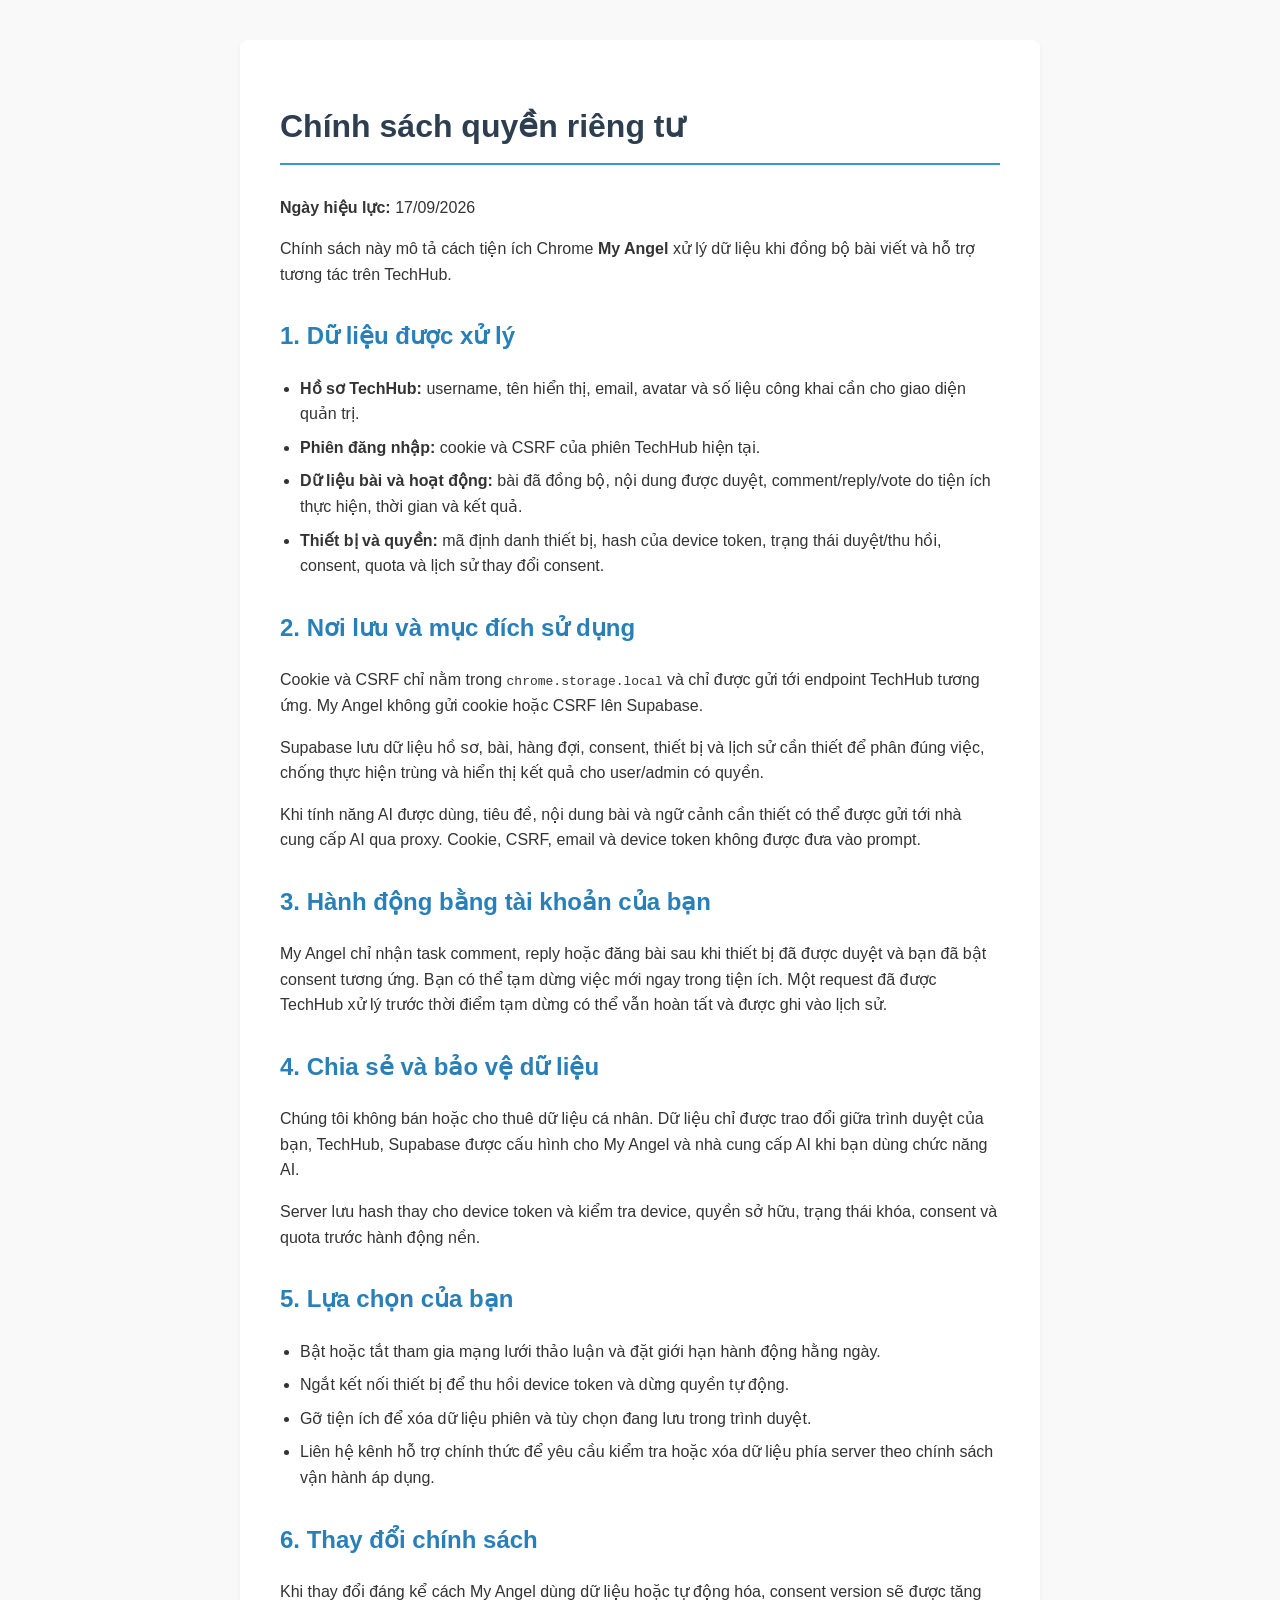
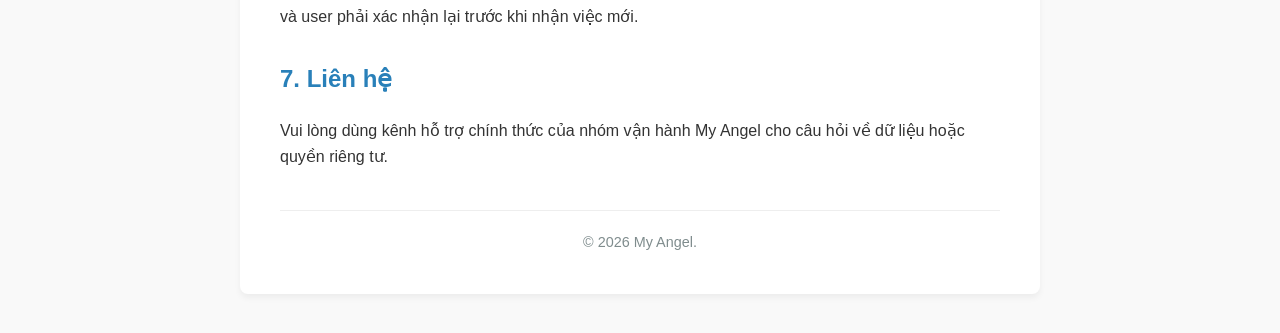
<file: privacy_policy.html>
<!DOCTYPE html>
<html lang="vi">
<head>
    <meta charset="UTF-8">
    <meta name="viewport" content="width=device-width, initial-scale=1.0">
    <title>Chính sách quyền riêng tư - My Angel</title>
    <style>
        body {
            font-family: -apple-system, BlinkMacSystemFont, "Segoe UI", Roboto, "Helvetica Neue", Arial, sans-serif;
            line-height: 1.6;
            color: #333;
            max-width: 800px;
            margin: 0 auto;
            padding: 40px 20px;
            background-color: #f9f9f9;
        }
        .container {
            background-color: #fff;
            padding: 40px;
            border-radius: 8px;
            box-shadow: 0 4px 6px rgba(0,0,0,0.05);
        }
        h1 {
            color: #2c3e50;
            border-bottom: 2px solid #3498db;
            padding-bottom: 10px;
            margin-bottom: 30px;
        }
        h2 {
            color: #2980b9;
            margin-top: 30px;
        }
        p {
            margin-bottom: 15px;
        }
        ul {
            margin-bottom: 15px;
            padding-left: 20px;
        }
        li {
            margin-bottom: 8px;
        }
        .footer {
            margin-top: 40px;
            font-size: 0.9em;
            color: #7f8c8d;
            text-align: center;
            border-top: 1px solid #eee;
            padding-top: 20px;
        }
    </style>
</head>
<body>
    <div class="container">
        <h1>Chính sách quyền riêng tư</h1>
        <p><strong>Ngày hiệu lực:</strong> 17/09/2026</p>

        <p>Chính sách này mô tả cách tiện ích Chrome <strong>My Angel</strong> xử lý dữ liệu khi đồng bộ bài viết và hỗ trợ tương tác trên TechHub.</p>

        <h2>1. Dữ liệu được xử lý</h2>
        <ul>
            <li><strong>Hồ sơ TechHub:</strong> username, tên hiển thị, email, avatar và số liệu công khai cần cho giao diện quản trị.</li>
            <li><strong>Phiên đăng nhập:</strong> cookie và CSRF của phiên TechHub hiện tại.</li>
            <li><strong>Dữ liệu bài và hoạt động:</strong> bài đã đồng bộ, nội dung được duyệt, comment/reply/vote do tiện ích thực hiện, thời gian và kết quả.</li>
            <li><strong>Thiết bị và quyền:</strong> mã định danh thiết bị, hash của device token, trạng thái duyệt/thu hồi, consent, quota và lịch sử thay đổi consent.</li>
        </ul>

        <h2>2. Nơi lưu và mục đích sử dụng</h2>
        <p>Cookie và CSRF chỉ nằm trong <code>chrome.storage.local</code> và chỉ được gửi tới endpoint TechHub tương ứng. My Angel không gửi cookie hoặc CSRF lên Supabase.</p>
        <p>Supabase lưu dữ liệu hồ sơ, bài, hàng đợi, consent, thiết bị và lịch sử cần thiết để phân đúng việc, chống thực hiện trùng và hiển thị kết quả cho user/admin có quyền.</p>
        <p>Khi tính năng AI được dùng, tiêu đề, nội dung bài và ngữ cảnh cần thiết có thể được gửi tới nhà cung cấp AI qua proxy. Cookie, CSRF, email và device token không được đưa vào prompt.</p>

        <h2>3. Hành động bằng tài khoản của bạn</h2>
        <p>My Angel chỉ nhận task comment, reply hoặc đăng bài sau khi thiết bị đã được duyệt và bạn đã bật consent tương ứng. Bạn có thể tạm dừng việc mới ngay trong tiện ích. Một request đã được TechHub xử lý trước thời điểm tạm dừng có thể vẫn hoàn tất và được ghi vào lịch sử.</p>

        <h2>4. Chia sẻ và bảo vệ dữ liệu</h2>
        <p>Chúng tôi không bán hoặc cho thuê dữ liệu cá nhân. Dữ liệu chỉ được trao đổi giữa trình duyệt của bạn, TechHub, Supabase được cấu hình cho My Angel và nhà cung cấp AI khi bạn dùng chức năng AI.</p>
        <p>Server lưu hash thay cho device token và kiểm tra device, quyền sở hữu, trạng thái khóa, consent và quota trước hành động nền.</p>

        <h2>5. Lựa chọn của bạn</h2>
        <ul>
            <li>Bật hoặc tắt tham gia mạng lưới thảo luận và đặt giới hạn hành động hằng ngày.</li>
            <li>Ngắt kết nối thiết bị để thu hồi device token và dừng quyền tự động.</li>
            <li>Gỡ tiện ích để xóa dữ liệu phiên và tùy chọn đang lưu trong trình duyệt.</li>
            <li>Liên hệ kênh hỗ trợ chính thức để yêu cầu kiểm tra hoặc xóa dữ liệu phía server theo chính sách vận hành áp dụng.</li>
        </ul>

        <h2>6. Thay đổi chính sách</h2>
        <p>Khi thay đổi đáng kể cách My Angel dùng dữ liệu hoặc tự động hóa, consent version sẽ được tăng và user phải xác nhận lại trước khi nhận việc mới.</p>

        <h2>7. Liên hệ</h2>
        <p>Vui lòng dùng kênh hỗ trợ chính thức của nhóm vận hành My Angel cho câu hỏi về dữ liệu hoặc quyền riêng tư.</p>

        <div class="footer">
            &copy; 2026 My Angel.
        </div>
    </div>
</body>
</html>
</file>
<file: transfer-demo/styles.css>
@import url("https://fonts.googleapis.com/css2?family=DM+Sans:wght@400;500;600;700&family=Manrope:wght@600;700;800&display=swap");

:root {
  --ink: #1a2c54;
  --ink-soft: #53627e;
  --muted: #8490a7;
  --line: #e8edf5;
  --blue: #2858ea;
  --blue-dark: #1745cf;
  --blue-soft: #eef3ff;
  --mint: #1ebf87;
  --surface: #ffffff;
  --background: #f6f9ff;
  font-family: "DM Sans", "Segoe UI", Arial, sans-serif;
  color: var(--ink);
  background: var(--background);
}

* {
  box-sizing: border-box;
}

body {
  min-width: 320px;
  min-height: 100vh;
  margin: 0;
  background:
    radial-gradient(circle at 3% 8%, rgba(100, 135, 255, 0.13), transparent 24rem),
    radial-gradient(circle at 93% 93%, rgba(82, 208, 175, 0.09), transparent 25rem),
    var(--background);
  -webkit-font-smoothing: antialiased;
  text-rendering: optimizeLegibility;
}

button,
input {
  font: inherit;
}

button {
  cursor: pointer;
}

button:focus-visible,
input:focus-visible {
  outline: 3px solid rgba(40, 88, 234, 0.22);
  outline-offset: 3px;
}

.page-shell {
  display: grid;
  min-height: 100vh;
  place-items: center;
  padding: 44px 24px;
}

.transfer-app {
  width: min(100%, 950px);
}

.app-header {
  display: flex;
  align-items: center;
  justify-content: space-between;
  margin-bottom: 54px;
}

.brand {
  display: inline-flex;
  align-items: center;
  gap: 10px;
  color: var(--ink);
  font-family: "Manrope", sans-serif;
  font-size: 22px;
  font-weight: 800;
  letter-spacing: -0.8px;
  text-decoration: none;
}

.brand-mark {
  display: grid;
  width: 35px;
  height: 35px;
  place-items: center;
  border-radius: 11px;
  color: #fff;
  background: linear-gradient(145deg, #5b83ff, #2e54e5 70%);
  box-shadow: 0 9px 19px rgba(40, 88, 234, 0.25);
}

.brand-mark svg {
  width: 25px;
  height: 25px;
}

.demo-badge {
  display: inline-flex;
  align-items: center;
  gap: 7px;
  padding: 8px 11px;
  border: 1px solid #e4eaf5;
  border-radius: 999px;
  color: #66738d;
  background: rgba(255, 255, 255, 0.68);
  font-size: 12px;
  font-weight: 600;
}

.demo-badge span {
  width: 6px;
  height: 6px;
  border-radius: 100%;
  background: #32bf8c;
  box-shadow: 0 0 0 3px rgba(50, 191, 140, 0.12);
}

.app-intro {
  margin-bottom: 28px;
}

.eyebrow,
.success-kicker {
  margin: 0 0 9px;
  color: var(--blue);
  font-size: 10px;
  font-weight: 800;
  letter-spacing: 1.4px;
}

.app-intro h1 {
  margin: 0;
  color: #182b55;
  font-family: "Manrope", sans-serif;
  font-size: clamp(29px, 4vw, 38px);
  font-weight: 800;
  letter-spacing: -1.55px;
  line-height: 1.15;
}

.app-intro > p:last-child {
  margin: 9px 0 0;
  color: var(--ink-soft);
  font-size: 15px;
}

.layout {
  display: grid;
  grid-template-columns: minmax(0, 1fr) 290px;
  align-items: start;
  gap: 22px;
}

.transfer-card,
.summary-card {
  border: 1px solid rgba(219, 227, 240, 0.8);
  border-radius: 18px;
  background: rgba(255, 255, 255, 0.94);
  box-shadow: 0 18px 55px rgba(46, 70, 120, 0.065);
}

.transfer-card {
  padding: 30px;
}

.form-heading {
  padding-bottom: 23px;
  border-bottom: 1px solid var(--line);
}

.form-heading h2 {
  margin: 0;
  font-family: "Manrope", sans-serif;
  font-size: 18px;
  letter-spacing: -0.5px;
}

.form-heading p {
  margin: 6px 0 0;
  color: var(--muted);
  font-size: 13px;
}

.field-group {
  margin-top: 22px;
}

.field-label-row {
  display: flex;
  align-items: baseline;
  justify-content: space-between;
  gap: 12px;
}

label {
  display: block;
  margin-bottom: 9px;
  color: #30415f;
  font-size: 13px;
  font-weight: 700;
}

.balance {
  color: #7f8ba0;
  font-size: 11px;
}

.balance strong {
  color: #556682;
  font-weight: 700;
}

.input-wrap {
  position: relative;
}

.input-icon {
  position: absolute;
  top: 50%;
  left: 14px;
  width: 19px;
  height: 19px;
  color: #8c99b0;
  pointer-events: none;
  transform: translateY(-50%);
}

.input-wrap input {
  width: 100%;
  height: 54px;
  padding: 0 42px;
  border: 1.5px solid #dce4f0;
  border-radius: 11px;
  color: var(--ink);
  background: #fff;
  font-size: 15px;
  font-weight: 500;
  transition: border-color 160ms ease, box-shadow 160ms ease;
}

.input-wrap input::placeholder,
.amount-input-wrap input::placeholder {
  color: #abb5c5;
  font-weight: 400;
}

.input-wrap input:hover,
.amount-input-wrap input:hover {
  border-color: #c5d1e3;
}

.input-wrap input:focus,
.amount-input-wrap input:focus {
  border-color: var(--blue);
  box-shadow: 0 0 0 4px rgba(40, 88, 234, 0.1);
  outline: 0;
}

.clear-button {
  position: absolute;
  top: 50%;
  right: 12px;
  display: grid;
  width: 27px;
  height: 27px;
  padding: 0;
  place-items: center;
  border: 0;
  border-radius: 50%;
  color: #8b97aa;
  background: #f2f5fa;
  transform: translateY(-50%);
}

.clear-button:hover {
  color: var(--blue);
  background: #e8efff;
}

.clear-button svg {
  width: 15px;
  height: 15px;
}

.amount-input-wrap {
  position: relative;
}

.amount-input-wrap input {
  width: 100%;
  height: 68px;
  padding: 0 55px 0 16px;
  border: 1.5px solid #dce4f0;
  border-radius: 12px;
  color: #192f5e;
  background: #fff;
  font-family: "Manrope", sans-serif;
  font-size: 27px;
  font-weight: 700;
  letter-spacing: -0.8px;
  transition: border-color 160ms ease, box-shadow 160ms ease;
}

.currency {
  position: absolute;
  top: 50%;
  right: 18px;
  color: #6b7890;
  font-family: "Manrope", sans-serif;
  font-size: 20px;
  font-weight: 700;
  transform: translateY(-50%);
}

.quick-amounts {
  display: flex;
  flex-wrap: wrap;
  gap: 8px;
  margin-top: 11px;
}

.quick-amounts button {
  padding: 6px 10px;
  border: 1px solid #e0e7f2;
  border-radius: 7px;
  color: #62718b;
  background: #f9fbfe;
  font-size: 11px;
  font-weight: 700;
  transition: color 130ms ease, border-color 130ms ease, background 130ms ease, transform 130ms ease;
}

.quick-amounts button:hover,
.quick-amounts button.is-active {
  border-color: #a6bafd;
  color: var(--blue);
  background: #f0f4ff;
}

.quick-amounts button:active {
  transform: scale(0.96);
}

.field-error {
  min-height: 17px;
  margin: 6px 0 -1px;
  color: #d44b5a;
  font-size: 11px;
  font-weight: 600;
}

.amount-help {
  margin: 0;
  color: #97a2b5;
  font-size: 11px;
}

.field-group.has-error .input-wrap input,
.field-group.has-error .amount-input-wrap input {
  border-color: #e8808b;
  box-shadow: 0 0 0 4px rgba(218, 86, 100, 0.08);
}

.secure-note {
  display: flex;
  align-items: center;
  gap: 8px;
  margin: 20px 0;
  color: #75839a;
  font-size: 11px;
}

.secure-note svg {
  width: 16px;
  height: 16px;
  color: #5572c8;
}

.send-button {
  display: flex;
  width: 100%;
  height: 54px;
  align-items: center;
  justify-content: center;
  gap: 10px;
  border: 0;
  border-radius: 11px;
  color: #fff;
  background: linear-gradient(135deg, #2c60ef, #204bd5);
  box-shadow: 0 12px 22px rgba(39, 83, 224, 0.22);
  font-size: 14px;
  font-weight: 700;
  transition: transform 160ms ease, box-shadow 160ms ease, filter 160ms ease;
}

.send-button:hover {
  box-shadow: 0 15px 28px rgba(39, 83, 224, 0.31);
  filter: brightness(1.04);
  transform: translateY(-1px);
}

.send-button:active {
  transform: translateY(0) scale(0.99);
}

.send-button:disabled {
  cursor: wait;
  opacity: 0.82;
}

.send-button svg {
  width: 18px;
  height: 18px;
}

.summary-card {
  position: sticky;
  top: 28px;
  overflow: hidden;
  padding: 23px;
  background:
    radial-gradient(circle at 105% -5%, rgba(104, 135, 255, 0.11), transparent 8rem),
    rgba(255, 255, 255, 0.9);
}

.summary-head {
  display: flex;
  align-items: center;
  gap: 8px;
  color: #74829b;
  font-size: 10px;
  font-weight: 800;
  letter-spacing: 1.15px;
}

.summary-icon {
  display: grid;
  width: 27px;
  height: 27px;
  place-items: center;
  border-radius: 8px;
  color: var(--blue);
  background: var(--blue-soft);
}

.summary-icon svg {
  width: 16px;
  height: 16px;
}

.summary-amount {
  min-height: 39px;
  margin-top: 28px;
  color: #1d366b;
  font-family: "Manrope", sans-serif;
  font-size: 27px;
  font-weight: 800;
  letter-spacing: -1.1px;
  line-height: 1.2;
  overflow-wrap: anywhere;
}

.summary-recipient {
  min-height: 18px;
  margin: 7px 0 0;
  color: #687790;
  font-size: 13px;
  font-weight: 500;
  overflow-wrap: anywhere;
}

.summary-line {
  height: 1px;
  margin: 25px 0 16px;
  background: var(--line);
}

.summary-details {
  display: grid;
  gap: 12px;
  margin: 0;
}

.summary-details div {
  display: flex;
  justify-content: space-between;
  gap: 12px;
}

.summary-details dt,
.summary-details dd {
  margin: 0;
  font-size: 12px;
}

.summary-details dt {
  color: #8792a5;
}

.summary-details dd {
  color: #365474;
  font-weight: 700;
  text-align: right;
}

.summary-details div:first-child dd {
  color: var(--mint);
}

.summary-footer {
  margin: 24px 0 0;
  color: #98a3b4;
  font-size: 11px;
  line-height: 1.5;
}

.app-footer {
  display: flex;
  align-items: center;
  justify-content: center;
  gap: 9px;
  margin-top: 36px;
  color: #96a1b3;
  font-size: 11px;
}

.footer-dot {
  width: 3px;
  height: 3px;
  border-radius: 50%;
  background: #a8b1c0;
}

.modal-backdrop {
  position: fixed;
  z-index: 10;
  inset: 0;
  display: grid;
  padding: 22px;
  place-items: center;
  background: rgba(20, 33, 65, 0.45);
  backdrop-filter: blur(7px);
  -webkit-backdrop-filter: blur(7px);
}

.success-modal {
  position: relative;
  width: min(100%, 430px);
  overflow: hidden;
  padding: 37px 34px 29px;
  border: 1px solid rgba(255, 255, 255, 0.8);
  border-radius: 22px;
  background: #fff;
  box-shadow: 0 24px 70px rgba(15, 30, 66, 0.25);
  text-align: center;
  animation: modal-in 300ms cubic-bezier(0.22, 1, 0.36, 1) both;
}

.success-orbit {
  position: absolute;
  z-index: 0;
  width: 240px;
  height: 240px;
  border: 1px solid rgba(54, 103, 238, 0.07);
  border-radius: 50%;
  pointer-events: none;
}

.orbit-one {
  top: -145px;
  left: -120px;
}

.orbit-two {
  right: -155px;
  bottom: -170px;
  width: 290px;
  height: 290px;
}

.success-modal > *:not(.success-orbit) {
  position: relative;
  z-index: 1;
}

.success-mark {
  display: grid;
  width: 68px;
  height: 68px;
  margin: 0 auto 21px;
  place-items: center;
  border-radius: 50%;
  color: #20b680;
  background: #eafaf4;
}

.success-mark svg {
  width: 56px;
  height: 56px;
}

.success-circle,
.success-check {
  stroke-dasharray: 160;
  stroke-dashoffset: 160;
  animation: draw 700ms 100ms ease forwards;
}

.success-check {
  animation-delay: 420ms;
}

.success-kicker {
  margin-bottom: 8px;
  color: #22a979;
}

.success-modal h2 {
  margin: 0;
  color: #1a315d;
  font-family: "Manrope", sans-serif;
  font-size: 22px;
  letter-spacing: -0.8px;
}

.success-message {
  margin: 11px auto 20px;
  color: #6b7890;
  font-size: 14px;
  line-height: 1.6;
}

.success-message strong {
  color: #30486f;
}

.receipt {
  display: grid;
  gap: 11px;
  padding: 14px 15px;
  border: 1px solid #e7edf4;
  border-radius: 12px;
  background: #fbfcff;
  text-align: left;
}

.receipt div {
  display: flex;
  justify-content: space-between;
  gap: 17px;
  font-size: 11px;
}

.receipt span {
  color: #8b96a8;
}

.receipt strong {
  color: #52627b;
  font-size: 11px;
  font-weight: 700;
  text-align: right;
}

.done-button,
.again-button {
  width: 100%;
  height: 48px;
  border-radius: 10px;
  font-size: 13px;
  font-weight: 700;
}

.done-button {
  margin-top: 21px;
  border: 0;
  color: #fff;
  background: var(--blue);
  box-shadow: 0 9px 17px rgba(40, 88, 234, 0.2);
}

.done-button:hover {
  background: var(--blue-dark);
}

.again-button {
  margin-top: 7px;
  border: 0;
  color: #718099;
  background: transparent;
}

.again-button:hover {
  color: var(--blue);
  background: #f3f6fc;
}

@keyframes modal-in {
  from {
    opacity: 0;
    transform: translateY(14px) scale(0.97);
  }
  to {
    opacity: 1;
    transform: translateY(0) scale(1);
  }
}

@keyframes draw {
  to {
    stroke-dashoffset: 0;
  }
}

@media (max-width: 720px) {
  .page-shell {
    display: block;
    padding: 25px 16px 28px;
  }

  .app-header {
    margin-bottom: 40px;
  }

  .layout {
    grid-template-columns: 1fr;
  }

  .summary-card {
    position: static;
    order: -1;
    padding: 19px;
  }

  .summary-amount {
    margin-top: 16px;
  }

  .summary-line {
    margin: 17px 0 14px;
  }

  .summary-footer {
    display: none;
  }

  .transfer-card {
    padding: 24px 19px;
  }
}

@media (max-width: 420px) {
  .page-shell {
    padding-inline: 12px;
  }

  .app-header {
    margin-bottom: 32px;
  }

  .demo-badge {
    padding: 7px 9px;
    font-size: 11px;
  }

  .field-label-row {
    display: block;
  }

  .balance {
    display: block;
    margin: -3px 0 9px;
  }

  .app-footer {
    flex-wrap: wrap;
    row-gap: 3px;
  }

  .footer-dot {
    display: none;
  }

  .success-modal {
    padding: 30px 21px 21px;
  }
}

@media (prefers-reduced-motion: reduce) {
  *,
  *::before,
  *::after {
    scroll-behavior: auto !important;
    animation-duration: 0.01ms !important;
    animation-iteration-count: 1 !important;
    transition-duration: 0.01ms !important;
  }
}
</file>
<file: popup.css>
/* ============================================================
   My Angel — "Aurora Night" design system
   Dark premium UI: aurora backdrop, glass cards, gradient accents
   ============================================================ */

:root {
  color-scheme: dark;

  /* Surfaces */
  --bg: #05060f;
  --surface: #0d1126;
  --surface-2: #121735;
  --surface-3: #1a2044;
  --line: rgba(151, 168, 224, 0.17);
  --line-soft: rgba(151, 168, 224, 0.1);

  /* Text */
  --text: #eef1fc;
  --text-dim: #a6b0d4;
  --text-mute: #6f7899;

  /* Brand */
  --accent: #818cf8;
  --accent-strong: #6366f1;
  --accent-soft: rgba(129, 140, 248, 0.14);
  --violet: #a78bfa;
  --sky: #38bdf8;
  --green: #34d399;
  --amber: #fbbf24;
  --red: #fb7185;

  --grad-accent: linear-gradient(135deg, #6366f1, #8b5cf6);
  --grad-text: linear-gradient(120deg, #a5b4fc, #c4b5fd 55%, #7dd3fc);

  --radius: 16px;
  --radius-sm: 11px;

  --ring: 0 0 0 3px var(--accent-soft);
  --shadow-card: 0 1px 0 rgba(255, 255, 255, 0.04) inset,
    0 20px 44px -24px rgba(2, 4, 16, 0.9);
  --shadow-btn: 0 10px 24px -10px rgba(99, 102, 241, 0.55);

  --font: "Inter", "Segoe UI Variable Text", "Segoe UI", -apple-system,
    BlinkMacSystemFont, Roboto, "Helvetica Neue", Arial, sans-serif;
  --mono: "Cascadia Code", "JetBrains Mono", Consolas, "SF Mono", monospace;
}

* {
  margin: 0;
  padding: 0;
  box-sizing: border-box;
}

html {
  scrollbar-color: rgba(151, 168, 224, 0.25) transparent;
}

body {
  font-family: var(--font);
  background: var(--bg);
  color: var(--text);
  min-height: 100vh;
  font-size: 13px;
  -webkit-font-smoothing: antialiased;
  text-rendering: optimizeLegibility;
}

/* Aurora backdrop */
body::before {
  content: "";
  position: fixed;
  inset: 0;
  z-index: -1;
  pointer-events: none;
  background:
    radial-gradient(52rem 32rem at 108% -12%, rgba(139, 92, 246, 0.13), transparent 60%),
    radial-gradient(40rem 28rem at -18% 112%, rgba(56, 189, 248, 0.08), transparent 60%),
    radial-gradient(36rem 24rem at 55% 125%, rgba(99, 102, 241, 0.07), transparent 62%);
}

::selection {
  background: rgba(129, 140, 248, 0.35);
  color: #fff;
}

:focus {
  outline: none;
}

:focus-visible {
  outline: 2px solid var(--accent);
  outline-offset: 2px;
}

input:focus-visible,
select:focus-visible {
  outline: none;
}

.hidden {
  display: none !important;
}

code {
  font-family: var(--mono);
  font-size: 0.92em;
  color: #c7d2ff;
}

/* Scrollbars */
::-webkit-scrollbar {
  width: 9px;
  height: 9px;
}

::-webkit-scrollbar-track,
::-webkit-scrollbar-corner {
  background: transparent;
}

::-webkit-scrollbar-thumb {
  background: rgba(151, 168, 224, 0.18);
  border-radius: 999px;
  border: 2px solid transparent;
  background-clip: padding-box;
}

::-webkit-scrollbar-thumb:hover {
  background-color: rgba(151, 168, 224, 0.34);
}

input::placeholder {
  color: var(--text-mute);
}

input[type="search"]::-webkit-search-cancel-button {
  -webkit-appearance: none;
  height: 12px;
  width: 12px;
  background:
    linear-gradient(45deg, transparent 44%, var(--text-mute) 44%, var(--text-mute) 56%, transparent 56%),
    linear-gradient(-45deg, transparent 44%, var(--text-mute) 44%, var(--text-mute) 56%, transparent 56%);
  cursor: pointer;
}

/* ============ Animations ============ */

@keyframes panel-in {
  from {
    opacity: 0;
    transform: translateY(6px);
  }
  to {
    opacity: 1;
    transform: none;
  }
}

@keyframes pulse-dot {
  0%,
  100% {
    box-shadow: 0 0 0 0 rgba(52, 211, 153, 0.45);
  }
  60% {
    box-shadow: 0 0 0 5px rgba(52, 211, 153, 0);
  }
}

@media (prefers-reduced-motion: reduce) {
  *,
  *::before,
  *::after {
    animation-duration: 0.01ms !important;
    animation-iteration-count: 1 !important;
    transition-duration: 0.01ms !important;
  }
}

/* ============ App shell ============ */

.app {
  display: grid;
  grid-template-columns: 218px minmax(0, 1fr);
  min-height: 100vh;
}

.sidebar {
  display: flex;
  flex-direction: column;
  min-width: 0;
  gap: 14px;
  padding: 18px 13px;
  background: linear-gradient(180deg, #0b0f24 0%, #070a1a 100%);
  border-right: 1px solid var(--line-soft);
  position: sticky;
  top: 0;
  height: 100vh;
}

.sidebar-brand {
  display: flex;
  align-items: center;
  gap: 11px;
  padding: 2px 6px 14px;
  border-bottom: 1px solid var(--line-soft);
}

.brand-logo {
  width: 34px;
  height: 34px;
  border-radius: 10px;
  box-shadow:
    0 0 0 1px rgba(167, 139, 250, 0.35),
    0 0 20px rgba(139, 92, 246, 0.35),
    0 4px 10px rgba(0, 0, 0, 0.45);
}

.brand-text {
  display: flex;
  flex-direction: column;
  line-height: 1.3;
  min-width: 0;
}

.brand-text strong {
  font-size: 14.5px;
  font-weight: 750;
  letter-spacing: 0.01em;
  background: var(--grad-text);
  -webkit-background-clip: text;
  background-clip: text;
  -webkit-text-fill-color: transparent;
}

.brand-text span {
  font-size: 9.5px;
  color: var(--text-mute);
  text-transform: uppercase;
  letter-spacing: 0.12em;
  font-weight: 600;
}

.nav {
  display: flex;
  flex-direction: column;
  gap: 3px;
  overflow-y: auto;
  flex: 1;
  min-width: 0;
  scrollbar-width: thin;
  padding-right: 2px;
}

.nav-group {
  font-size: 9px;
  text-transform: uppercase;
  letter-spacing: 0.14em;
  font-weight: 700;
  color: var(--text-mute);
  padding: 14px 10px 6px;
}

.nav-group:first-child {
  padding-top: 4px;
}

.nav-item {
  position: relative;
  display: flex;
  align-items: center;
  gap: 10px;
  width: 100%;
  padding: 9px 11px;
  border: 1px solid transparent;
  border-radius: var(--radius-sm);
  background: transparent;
  color: var(--text-dim);
  font-size: 12.5px;
  font-weight: 550;
  font-family: inherit;
  cursor: pointer;
  text-align: left;
  transition: background 0.16s ease, color 0.16s ease, border-color 0.16s ease;
}

.nav-item::before {
  content: "";
  position: absolute;
  left: 0;
  top: 50%;
  width: 3px;
  height: 0;
  border-radius: 999px;
  background: linear-gradient(180deg, var(--accent), var(--violet));
  transform: translateY(-50%);
  transition: height 0.18s ease;
}

.nav-item:hover {
  background: rgba(255, 255, 255, 0.045);
  color: var(--text);
}

.nav-item.active {
  background: linear-gradient(
    90deg,
    rgba(99, 102, 241, 0.17),
    rgba(139, 92, 246, 0.05) 70%,
    transparent
  );
  border-color: rgba(129, 140, 248, 0.3);
  color: #fff;
}

.nav-item.active::before {
  height: 18px;
}

.nav-icon {
  width: 16px;
  height: 16px;
  flex-shrink: 0;
  opacity: 0.85;
  transition: opacity 0.16s ease;
}

.nav-item:hover .nav-icon {
  opacity: 1;
}

.nav-item.active .nav-icon {
  opacity: 1;
  color: var(--violet);
  filter: drop-shadow(0 0 6px rgba(167, 139, 250, 0.55));
}

.nav-label {
  flex: 1;
  min-width: 0;
  overflow: hidden;
  text-overflow: ellipsis;
  white-space: nowrap;
}

.nav-dot {
  width: 7px;
  height: 7px;
  border-radius: 50%;
  background: var(--green);
  animation: pulse-dot 1.8s ease-out infinite;
  flex-shrink: 0;
}

.sidebar-footer {
  display: flex;
  flex-direction: column;
  gap: 8px;
  padding-top: 13px;
  border-top: 1px solid var(--line-soft);
}

.user-chip {
  display: flex;
  align-items: center;
  gap: 9px;
  padding: 8px 10px;
  border-radius: var(--radius-sm);
  background: rgba(255, 255, 255, 0.035);
  border: 1px solid var(--line-soft);
  min-width: 0;
}

.user-avatar {
  width: 26px;
  height: 26px;
  border-radius: 8px;
  display: grid;
  place-items: center;
  font-size: 11px;
  font-weight: 750;
  color: #fff;
  background: var(--grad-accent);
  box-shadow: 0 0 0 1px rgba(255, 255, 255, 0.14) inset, 0 3px 8px rgba(99, 102, 241, 0.4);
  flex-shrink: 0;
  text-transform: uppercase;
  letter-spacing: 0.02em;
}

.user-name {
  font-size: 11.5px;
  font-weight: 550;
  color: var(--text-dim);
  overflow: hidden;
  text-overflow: ellipsis;
  white-space: nowrap;
}

.ghost-btn {
  display: flex;
  align-items: center;
  justify-content: center;
  gap: 7px;
  padding: 8px;
  border-radius: var(--radius-sm);
  border: 1px solid var(--line);
  background: rgba(255, 255, 255, 0.02);
  color: var(--text-dim);
  font-size: 11.5px;
  font-family: inherit;
  font-weight: 550;
  cursor: pointer;
  transition: border-color 0.15s ease, color 0.15s ease, background 0.15s ease;
}

.ghost-btn:hover {
  border-color: rgba(129, 140, 248, 0.55);
  color: #dbe2ff;
  background: var(--accent-soft);
}

/* ============ Main ============ */

.main {
  display: flex;
  flex-direction: column;
  min-width: 0;
}

.topbar {
  display: flex;
  align-items: flex-start;
  justify-content: space-between;
  gap: 14px;
  padding: 20px 22px 16px;
  border-bottom: 1px solid var(--line-soft);
  background: rgba(8, 10, 24, 0.78);
  backdrop-filter: blur(14px);
  -webkit-backdrop-filter: blur(14px);
  position: sticky;
  top: 0;
  z-index: 5;
}

.topbar-text h1 {
  font-size: 19px;
  font-weight: 750;
  letter-spacing: -0.02em;
}

.topbar-text p {
  font-size: 11.5px;
  color: var(--text-mute);
  margin-top: 4px;
}

.topbar-badges {
  display: flex;
  align-items: center;
  gap: 8px;
  flex-wrap: wrap;
  justify-content: flex-end;
}

.pill {
  display: inline-flex;
  align-items: center;
  gap: 7px;
  padding: 6px 12px;
  border-radius: 999px;
  font-size: 11px;
  font-weight: 650;
  white-space: nowrap;
  border: 1px solid transparent;
}

.pill-muted {
  background: rgba(151, 168, 224, 0.08);
  color: var(--text-dim);
  border-color: var(--line-soft);
}

.pill-live {
  background: rgba(52, 211, 153, 0.1);
  color: #6ee7b7;
  border-color: rgba(52, 211, 153, 0.3);
}

.pill-live::before {
  content: "";
  width: 6px;
  height: 6px;
  border-radius: 50%;
  background: var(--green);
  animation: pulse-dot 1.8s ease-out infinite;
}

.content {
  padding: 20px 22px 30px;
  flex: 1;
  min-width: 0;
}

.panel {
  display: flex;
  flex-direction: column;
  gap: 16px;
  animation: panel-in 0.22s ease both;
}

/* ============ Cards ============ */

.card {
  position: relative;
  background: linear-gradient(180deg, #11152e 0%, #0d1126 100%);
  border: 1px solid var(--line-soft);
  border-radius: var(--radius);
  padding: 18px;
  display: flex;
  flex-direction: column;
  gap: 13px;
  box-shadow: var(--shadow-card);
}

/* Hairline sáng trên mép card */
.card::before {
  content: "";
  position: absolute;
  top: 0;
  left: 14%;
  right: 14%;
  height: 1px;
  background: linear-gradient(90deg, transparent, rgba(165, 180, 252, 0.35), transparent);
  pointer-events: none;
}

.card-head {
  display: flex;
  align-items: flex-start;
  justify-content: space-between;
  gap: 12px;
  flex-wrap: wrap;
}

.card-head h2 {
  font-size: 14px;
  font-weight: 700;
  letter-spacing: -0.01em;
}

.card-head p {
  font-size: 11px;
  color: var(--text-mute);
  margin-top: 4px;
  line-height: 1.45;
}

.card-actions {
  display: flex;
  align-items: center;
  gap: 8px;
  flex-wrap: wrap;
}

.stat-grid {
  display: grid;
  grid-template-columns: repeat(auto-fit, minmax(160px, 1fr));
  gap: 12px;
}

.stat-card {
  position: relative;
  overflow: hidden;
  background: linear-gradient(180deg, rgba(255, 255, 255, 0.035), rgba(255, 255, 255, 0.012));
  border: 1px solid var(--line-soft);
  border-radius: 14px;
  padding: 14px 16px;
  display: flex;
  flex-direction: column;
  gap: 4px;
  transition: border-color 0.18s ease;
}

.stat-card::after {
  content: "";
  position: absolute;
  top: -42px;
  right: -42px;
  width: 96px;
  height: 96px;
  border-radius: 50%;
  background: radial-gradient(circle, rgba(139, 92, 246, 0.16), transparent 70%);
  pointer-events: none;
}

.stat-card:hover {
  border-color: rgba(129, 140, 248, 0.28);
}

.stat-label {
  font-size: 9.5px;
  text-transform: uppercase;
  letter-spacing: 0.12em;
  font-weight: 700;
  color: var(--text-mute);
}

.stat-value {
  font-size: 24px;
  font-weight: 800;
  letter-spacing: -0.03em;
  font-variant-numeric: tabular-nums;
  line-height: 1.15;
}

.stat-value.accent {
  background: var(--grad-text);
  -webkit-background-clip: text;
  background-clip: text;
  -webkit-text-fill-color: transparent;
}

.stat-hint {
  font-size: 10.5px;
  color: var(--text-mute);
  overflow: hidden;
  text-overflow: ellipsis;
  white-space: nowrap;
}

/* ============ Controls ============ */

.btn {
  border: 1px solid transparent;
  border-radius: var(--radius-sm);
  padding: 9px 15px;
  font-size: 12px;
  font-weight: 650;
  font-family: inherit;
  cursor: pointer;
  white-space: nowrap;
  transition: filter 0.15s ease, background 0.15s ease, border-color 0.15s ease,
    box-shadow 0.15s ease, transform 0.12s ease, color 0.15s ease;
}

.btn:disabled {
  opacity: 0.45;
  cursor: not-allowed;
}

.btn:not(:disabled):hover {
  transform: translateY(-1px);
}

.btn:not(:disabled):active {
  transform: translateY(0) scale(0.98);
  filter: brightness(0.96);
}

.btn-primary {
  background: var(--grad-accent);
  color: #fff;
  box-shadow: var(--shadow-btn);
}

.btn-primary:not(:disabled):hover {
  filter: brightness(1.09);
  box-shadow: 0 14px 30px -10px rgba(99, 102, 241, 0.7);
}

.btn-secondary {
  background: rgba(255, 255, 255, 0.05);
  border-color: var(--line);
  color: var(--text);
}

.btn-secondary:not(:disabled):hover {
  border-color: rgba(129, 140, 248, 0.5);
  background: rgba(255, 255, 255, 0.08);
}

.btn-ghost {
  background: transparent;
  border-color: var(--line);
  color: var(--text-dim);
}

.btn-ghost:not(:disabled):hover {
  border-color: rgba(129, 140, 248, 0.5);
  color: #dbe2ff;
  background: var(--accent-soft);
}

.btn-danger {
  background: rgba(251, 113, 133, 0.12);
  border-color: rgba(251, 113, 133, 0.35);
  color: var(--red);
}

.btn-danger:not(:disabled):hover {
  background: rgba(251, 113, 133, 0.2);
  border-color: rgba(251, 113, 133, 0.6);
  box-shadow: 0 10px 24px -12px rgba(251, 113, 133, 0.5);
}

.search {
  display: flex;
  align-items: center;
  gap: 8px;
  padding: 8px 11px;
  border-radius: var(--radius-sm);
  background: rgba(4, 6, 18, 0.6);
  border: 1px solid var(--line);
  color: var(--text-mute);
  min-width: 0;
  transition: border-color 0.15s ease, box-shadow 0.15s ease;
}

.search svg {
  flex-shrink: 0;
  transition: color 0.15s ease;
}

.search:focus-within {
  border-color: var(--accent);
  box-shadow: var(--ring);
}

.search:focus-within svg {
  color: var(--accent);
}

.search input {
  border: none;
  background: transparent;
  color: var(--text);
  font-size: 12px;
  font-family: inherit;
  width: 190px;
  min-width: 0;
  outline: none;
}

.field-list {
  display: flex;
  flex-direction: column;
  gap: 9px;
}

.field {
  display: flex;
  align-items: center;
  justify-content: space-between;
  gap: 12px;
  padding: 11px 13px;
  background: rgba(255, 255, 255, 0.022);
  border: 1px solid var(--line-soft);
  border-radius: 13px;
  transition: border-color 0.15s ease, background 0.15s ease;
}

.field:hover {
  border-color: var(--line);
  background: rgba(255, 255, 255, 0.035);
}

.field-text {
  display: flex;
  flex-direction: column;
  gap: 3px;
  min-width: 0;
}

.field-text label {
  font-size: 12.5px;
  font-weight: 600;
  color: var(--text);
}

.field-text span {
  font-size: 10.5px;
  color: var(--text-mute);
  line-height: 1.4;
}

.field input[type="number"],
.field input[type="text"],
.field input[type="datetime-local"],
.field input[type="month"],
.field input[type="search"],
.field select {
  flex: 0 0 auto;
  width: 178px;
  max-width: 52%;
  background: rgba(4, 6, 18, 0.65);
  border: 1px solid var(--line);
  border-radius: 10px;
  color: var(--text);
  padding: 8px 10px;
  font-size: 12px;
  font-family: inherit;
  outline: none;
  font-variant-numeric: tabular-nums;
  transition: border-color 0.15s ease, box-shadow 0.15s ease, background 0.15s ease;
}

.field select {
  cursor: pointer;
  appearance: none;
  -webkit-appearance: none;
  padding-right: 30px;
  background: rgba(4, 6, 18, 0.65) url("data:image/svg+xml,%3Csvg xmlns='http://www.w3.org/2000/svg' width='12' height='12' viewBox='0 0 24 24' fill='none' stroke='%23a6b0d4' stroke-width='2.4' stroke-linecap='round' stroke-linejoin='round'%3E%3Cpath d='M6 9l6 6 6-6'/%3E%3C/svg%3E") no-repeat right 10px center;
}

.field select option {
  background: #0d1126;
  color: var(--text);
}

.field.post-picker-field {
  flex-direction: column;
  align-items: stretch;
  gap: 10px;
  padding: 13px;
}

.field .post-picker-source {
  display: none;
}

.post-picker {
  width: 100%;
  min-width: 0;
  border: 1px solid var(--line);
  border-radius: 12px;
  background: rgba(4, 6, 18, 0.62);
  overflow: hidden;
  transition: border-color 0.15s ease, box-shadow 0.15s ease, background 0.15s ease;
}

.post-picker[open] {
  border-color: rgba(129, 140, 248, 0.58);
  box-shadow: var(--ring);
  background: rgba(4, 6, 18, 0.88);
}

.post-picker.is-disabled {
  opacity: 0.55;
}

.post-picker-summary {
  min-height: 54px;
  display: flex;
  align-items: center;
  justify-content: space-between;
  gap: 12px;
  padding: 10px 13px;
  cursor: pointer;
  list-style: none;
  user-select: none;
}

.post-picker-summary::-webkit-details-marker {
  display: none;
}

.post-picker.is-disabled .post-picker-summary {
  cursor: not-allowed;
}

.post-picker-summary-text {
  display: flex;
  flex-direction: column;
  gap: 4px;
  min-width: 0;
}

.post-picker-summary-text strong {
  color: var(--text);
  font-size: 13px;
  line-height: 1.35;
  white-space: nowrap;
  overflow: hidden;
  text-overflow: ellipsis;
}

.post-picker-summary-text small {
  color: var(--text-mute);
  font-size: 10.5px;
  line-height: 1.3;
  white-space: nowrap;
  overflow: hidden;
  text-overflow: ellipsis;
}

.post-picker-chevron {
  width: 9px;
  height: 9px;
  flex: 0 0 auto;
  border-right: 2px solid var(--text-mute);
  border-bottom: 2px solid var(--text-mute);
  transform: rotate(45deg) translateY(-2px);
  transition: transform 0.18s ease, border-color 0.18s ease;
}

.post-picker[open] .post-picker-chevron {
  border-color: #c7d2fe;
  transform: rotate(225deg) translate(-2px, -2px);
}

.post-picker-panel {
  padding: 11px;
  border-top: 1px solid var(--line-soft);
}

.post-picker-toolbar {
  display: grid;
  grid-template-columns: minmax(0, 1fr) auto;
  gap: 8px;
}

.post-picker-toolbar input[type="search"] {
  width: 100%;
  max-width: none;
  min-height: 38px;
  padding: 8px 11px;
  border: 1px solid var(--line);
  border-radius: 9px;
  background: rgba(15, 19, 43, 0.88);
  color: var(--text);
  font: inherit;
  font-size: 12px;
  outline: none;
}

.post-picker-toolbar input[type="search"]:focus {
  border-color: var(--accent);
  box-shadow: var(--ring);
}

.post-picker-clear {
  min-height: 38px;
  padding: 0 11px;
  border: 1px solid var(--line);
  border-radius: 9px;
  background: rgba(255, 255, 255, 0.035);
  color: var(--text-dim);
  font: inherit;
  font-size: 11px;
  font-weight: 600;
  cursor: pointer;
}

.post-picker-clear:hover:not(:disabled) {
  border-color: rgba(129, 140, 248, 0.5);
  color: #dbe1ff;
}

.post-picker-clear:disabled {
  opacity: 0.4;
  cursor: default;
}

.post-picker-status {
  padding: 8px 2px 7px;
  color: var(--text-mute);
  font-size: 10.5px;
}

.post-picker-list {
  display: flex;
  flex-direction: column;
  gap: 6px;
  max-height: 280px;
  overflow-y: auto;
  overscroll-behavior: contain;
  padding-right: 3px;
}

.post-picker-option {
  width: 100%;
  min-width: 0;
  display: grid;
  grid-template-columns: 24px minmax(0, 1fr);
  align-items: center;
  gap: 10px;
  padding: 10px;
  border: 1px solid var(--line-soft);
  border-radius: 10px;
  background: rgba(255, 255, 255, 0.025);
  color: var(--text);
  text-align: left;
  cursor: pointer;
  transition: border-color 0.14s ease, background 0.14s ease, transform 0.14s ease;
}

.post-picker-option:hover:not(:disabled) {
  border-color: rgba(129, 140, 248, 0.45);
  background: rgba(129, 140, 248, 0.08);
  transform: translateY(-1px);
}

.post-picker-option.is-selected {
  border-color: rgba(99, 102, 241, 0.68);
  background: linear-gradient(135deg, rgba(99, 102, 241, 0.16), rgba(139, 92, 246, 0.1));
}

.post-picker-option:disabled {
  opacity: 0.38;
  cursor: not-allowed;
}

.post-picker-marker {
  width: 22px;
  height: 22px;
  display: grid;
  place-items: center;
  border: 1px solid rgba(151, 168, 224, 0.34);
  border-radius: 7px;
  color: white;
  font-size: 12px;
  font-weight: 800;
}

.post-picker-option.is-selected .post-picker-marker {
  border-color: transparent;
  background: var(--grad-accent);
  box-shadow: 0 5px 14px -6px rgba(99, 102, 241, 0.9);
}

.post-picker-option-text {
  display: flex;
  flex-direction: column;
  gap: 4px;
  min-width: 0;
}

.post-picker-option-text strong {
  color: var(--text);
  font-size: 12px;
  line-height: 1.4;
  white-space: nowrap;
  overflow: hidden;
  text-overflow: ellipsis;
}

.post-picker-option-text small {
  color: var(--text-mute);
  font-size: 10px;
  letter-spacing: 0.02em;
}

.post-picker-empty {
  padding: 22px 12px;
  border: 1px dashed var(--line);
  border-radius: 10px;
  color: var(--text-mute);
  font-size: 11.5px;
  text-align: center;
}

.field input:hover:not(:focus),
.field select:hover {
  border-color: rgba(151, 168, 224, 0.3);
}

.field input:focus,
.field select:focus {
  border-color: var(--accent);
  box-shadow: var(--ring);
  background: rgba(4, 6, 18, 0.85);
}

.inline-inputs {
  display: flex;
  align-items: center;
  justify-content: flex-end;
  gap: 8px;
  color: var(--text-mute);
  font-size: 11px;
}

.field .inline-inputs input[type="number"],
.field .inline-inputs input[type="month"] {
  width: 84px;
  max-width: none;
}

.switch {
  appearance: none;
  -webkit-appearance: none;
  width: 40px;
  height: 22px;
  flex: 0 0 auto;
  border-radius: 999px;
  background: #262d4d;
  border: 1px solid var(--line-soft);
  position: relative;
  cursor: pointer;
  transition: background 0.18s ease, box-shadow 0.18s ease, border-color 0.18s ease;
}

.switch::after {
  content: "";
  position: absolute;
  top: 3px;
  left: 3px;
  width: 15px;
  height: 15px;
  border-radius: 50%;
  background: #dbe1f5;
  box-shadow: 0 1px 3px rgba(0, 0, 0, 0.45);
  transition: transform 0.2s cubic-bezier(0.34, 1.56, 0.64, 1), background 0.18s ease;
}

.switch:hover:not(:disabled) {
  border-color: rgba(129, 140, 248, 0.4);
}

.switch:checked {
  background: var(--grad-accent);
  border-color: rgba(139, 92, 246, 0.6);
  box-shadow: 0 0 0 3px var(--accent-soft), 0 4px 12px -4px rgba(99, 102, 241, 0.6);
}

.switch:checked::after {
  transform: translateX(18px);
  background: #fff;
}

.switch:disabled {
  opacity: 0.45;
  cursor: not-allowed;
}

/* ============ Messages ============ */

.msg {
  font-size: 11.5px;
  line-height: 1.5;
  padding: 9px 12px;
  border-radius: 12px;
  background: var(--accent-soft);
  color: #ccd5ff;
  border: 1px solid rgba(129, 140, 248, 0.24);
}

.msg.ok {
  background: rgba(52, 211, 153, 0.1);
  color: #a7f3cf;
  border-color: rgba(52, 211, 153, 0.26);
}

.msg.ok::before {
  content: "✓";
  display: inline-block;
  font-weight: 800;
  margin-right: 7px;
}

.msg.err {
  background: rgba(251, 113, 133, 0.1);
  color: #ffc4cd;
  border-color: rgba(251, 113, 133, 0.28);
}

.msg.err::before {
  content: "!";
  display: inline-grid;
  place-items: center;
  width: 13px;
  height: 13px;
  margin-right: 7px;
  border-radius: 50%;
  background: rgba(251, 113, 133, 0.25);
  font-size: 9px;
  font-weight: 800;
  vertical-align: 1px;
}

.msg.muted {
  background: rgba(151, 168, 224, 0.07);
  color: var(--text-dim);
  border-color: var(--line-soft);
}

.hint {
  font-size: 10.5px;
  color: var(--text-mute);
  line-height: 1.55;
}

.notice {
  display: flex;
  flex-direction: column;
  gap: 10px;
  padding: 15px;
  border-radius: var(--radius);
  background: rgba(151, 168, 224, 0.06);
  border: 1px solid var(--line-soft);
  color: var(--text-dim);
  font-size: 12.5px;
  align-items: flex-start;
}

.notice-error {
  background: rgba(251, 113, 133, 0.08);
  border-color: rgba(251, 113, 133, 0.28);
  color: #ffc4cd;
}

/* ============ Posts table ============ */

.table-wrap {
  overflow-x: auto;
  border-radius: 14px;
  border: 1px solid var(--line-soft);
  background: rgba(4, 6, 18, 0.35);
}

.data-table {
  width: 100%;
  border-collapse: collapse;
  font-size: 12px;
}

.data-table thead th {
  text-align: left;
  font-size: 9.5px;
  font-weight: 750;
  text-transform: uppercase;
  letter-spacing: 0.11em;
  color: var(--text-mute);
  background: rgba(9, 12, 28, 0.97);
  backdrop-filter: blur(8px);
  -webkit-backdrop-filter: blur(8px);
  padding: 11px 13px;
  border-bottom: 1px solid var(--line-soft);
  white-space: nowrap;
  position: sticky;
  top: 0;
  z-index: 1;
}

.data-table tbody td {
  padding: 12px 13px;
  border-bottom: 1px solid var(--line-soft);
  vertical-align: middle;
  color: var(--text-dim);
}

.data-table tbody tr:last-child td {
  border-bottom: none;
}

.data-table tbody tr {
  transition: background 0.13s ease;
}

.data-table tbody tr:hover {
  background: rgba(99, 102, 241, 0.055);
}

.data-table tbody tr.selected {
  background: rgba(99, 102, 241, 0.1);
  box-shadow: inset 3px 0 0 var(--accent);
}

.cell-title {
  min-width: 240px;
  max-width: 440px;
}

.post-link {
  color: var(--text);
  font-size: 12.5px;
  font-weight: 600;
  line-height: 1.45;
  text-decoration: none;
  display: -webkit-box;
  -webkit-line-clamp: 2;
  -webkit-box-orient: vertical;
  overflow: hidden;
  transition: color 0.14s ease;
}

.post-link:hover {
  color: #c7d2fe;
  text-decoration: underline;
  text-decoration-color: rgba(129, 140, 248, 0.55);
  text-underline-offset: 3px;
}

.post-sub {
  display: flex;
  align-items: center;
  gap: 8px;
  margin-top: 6px;
  font-size: 10.5px;
  color: var(--text-mute);
}

.post-sub span:first-child {
  padding: 1px 7px;
  border-radius: 6px;
  background: rgba(255, 255, 255, 0.045);
  border: 1px solid var(--line-soft);
  font-family: var(--mono);
  font-size: 9.5px;
}

.num {
  font-variant-numeric: tabular-nums;
  font-weight: 650;
  color: var(--text);
  white-space: nowrap;
}

.score {
  display: inline-flex;
  align-items: center;
  gap: 5px;
  padding: 4px 10px;
  border-radius: 999px;
  background: rgba(251, 191, 36, 0.11);
  border: 1px solid rgba(251, 191, 36, 0.22);
  color: #fcd34d;
  font-weight: 750;
  font-variant-numeric: tabular-nums;
  white-space: nowrap;
}

.score::before {
  content: "✦";
  font-size: 9px;
  opacity: 0.85;
}

.badge {
  display: inline-flex;
  align-items: center;
  gap: 6px;
  padding: 3px 9px;
  border-radius: 999px;
  font-size: 9.5px;
  font-weight: 750;
  letter-spacing: 0.06em;
  text-transform: uppercase;
  border: 1px solid transparent;
}

.badge.open {
  background: rgba(52, 211, 153, 0.11);
  color: #6ee7b7;
  border-color: rgba(52, 211, 153, 0.24);
}

.badge.open::before {
  content: "";
  width: 5px;
  height: 5px;
  border-radius: 50%;
  background: currentColor;
}

.badge.other {
  background: rgba(151, 168, 224, 0.1);
  color: var(--text-dim);
  border-color: var(--line-soft);
}

.cell-date {
  white-space: nowrap;
  font-size: 11px;
  color: var(--text-mute);
}

.cell-action {
  text-align: right;
  white-space: nowrap;
}

.row-actions {
  display: flex;
  justify-content: flex-end;
  gap: 6px;
}

.mini-btn {
  padding: 6px 12px;
  font-size: 11px;
  font-weight: 600;
  border-radius: 9px;
  border: 1px solid var(--line);
  background: rgba(255, 255, 255, 0.045);
  color: var(--text);
  font-family: inherit;
  cursor: pointer;
  transition: border-color 0.14s ease, color 0.14s ease, background 0.14s ease,
    transform 0.1s ease;
}

.mini-btn:hover:not(:disabled) {
  border-color: rgba(129, 140, 248, 0.55);
  color: #dbe2ff;
  background: var(--accent-soft);
}

.mini-btn:active:not(:disabled) {
  transform: scale(0.97);
}

.mini-btn:disabled {
  cursor: not-allowed;
  opacity: 0.45;
}

.mini-btn.is-selected {
  background: linear-gradient(135deg, rgba(99, 102, 241, 0.3), rgba(139, 92, 246, 0.18));
  border-color: rgba(129, 140, 248, 0.6);
  color: #e0e5ff;
}

.delta {
  font-weight: 750;
  font-variant-numeric: tabular-nums;
}

.delta.up {
  color: var(--green);
}

.delta.down {
  color: var(--red);
}

.delta.flat {
  color: var(--text-mute);
}

.empty {
  padding: 28px 16px;
  text-align: center;
  font-size: 12px;
  color: var(--text-mute);
  line-height: 1.55;
}

.draft-list > .empty,
.schedule-list > .empty {
  border: 1px dashed var(--line);
  border-radius: 12px;
  background: rgba(255, 255, 255, 0.012);
}

/* ============ Discussion draft inventory ============ */

.draft-toolbar {
  display: flex;
  align-items: center;
  justify-content: space-between;
  gap: 10px;
  flex-wrap: wrap;
}

.draft-stats {
  display: flex;
  gap: 8px;
  flex-wrap: wrap;
}

.draft-stats span {
  display: inline-flex;
  align-items: center;
  gap: 6px;
  padding: 5px 11px;
  border-radius: 999px;
  border: 1px solid var(--line-soft);
  background: rgba(255, 255, 255, 0.035);
  color: var(--text-dim);
  font-size: 11px;
  font-weight: 550;
}

.draft-stats strong {
  font-weight: 750;
  color: var(--text);
  font-variant-numeric: tabular-nums;
}

.draft-stats .pending {
  color: #fcd34d;
  border-color: rgba(251, 191, 36, 0.26);
  background: rgba(251, 191, 36, 0.07);
}

.draft-stats .used {
  color: #6ee7b7;
  border-color: rgba(52, 211, 153, 0.24);
  background: rgba(52, 211, 153, 0.06);
}

.draft-clear-btn {
  padding: 6px 11px;
  font-size: 11px;
  white-space: nowrap;
}

.draft-clear-btn:disabled {
  opacity: 0.4;
  cursor: not-allowed;
}

.external-post-preview {
  position: relative;
  padding: 13px 14px;
  border: 1px solid rgba(129, 140, 248, 0.24);
  border-radius: 13px;
  background: linear-gradient(180deg, rgba(99, 102, 241, 0.09), rgba(99, 102, 241, 0.03));
}

.external-post-preview::before {
  content: "";
  position: absolute;
  left: -1px;
  top: 10px;
  bottom: 10px;
  width: 3px;
  border-radius: 0 3px 3px 0;
  background: var(--grad-accent);
}

.external-post-preview strong,
.external-post-preview span {
  display: block;
}

.external-post-preview strong {
  color: var(--text);
  font-size: 12px;
  margin-bottom: 5px;
}

.external-post-preview span {
  color: var(--text-mute);
  font-size: 11px;
  line-height: 1.55;
}

.draft-list {
  display: flex;
  flex-direction: column;
  gap: 8px;
  max-height: 340px;
  overflow-y: auto;
  padding-right: 3px;
}

.draft-item {
  position: relative;
  padding: 11px 13px 11px 16px;
  border-radius: 12px;
  border: 1px solid var(--line-soft);
  background: linear-gradient(180deg, rgba(255, 255, 255, 0.025), rgba(255, 255, 255, 0.008));
  transition: border-color 0.15s ease;
}

.draft-item:hover {
  border-color: var(--line);
}

.draft-item::before {
  content: "";
  position: absolute;
  left: -1px;
  top: 10px;
  bottom: 10px;
  width: 3px;
  border-radius: 0 3px 3px 0;
  background: var(--amber);
}

.draft-item.used {
  opacity: 0.66;
}

.draft-item.used::before {
  background: var(--green);
}

.draft-item.posting::before {
  background: var(--grad-accent);
}

.draft-head {
  display: flex;
  justify-content: space-between;
  align-items: center;
  gap: 10px;
  margin-bottom: 7px;
  font-size: 10.5px;
}

.draft-head strong {
  color: var(--text);
  font-weight: 650;
  font-size: 11px;
}

.draft-head span {
  color: var(--text-mute);
}

.draft-status-actions {
  display: flex;
  align-items: center;
  gap: 8px;
}

.draft-edit-btn {
  padding: 4px 9px;
  border-radius: 8px;
  border: 1px solid var(--line);
  background: rgba(255, 255, 255, 0.04);
  color: #dbe2ff;
  font: inherit;
  font-size: 10px;
  font-weight: 600;
  cursor: pointer;
  transition: border-color 0.14s ease, background 0.14s ease;
}

.draft-edit-btn:hover {
  border-color: rgba(129, 140, 248, 0.55);
  background: var(--accent-soft);
}

.draft-delete-btn {
  padding: 4px 9px;
  border-radius: 8px;
  border: 1px solid rgba(251, 113, 133, 0.32);
  background: rgba(251, 113, 133, 0.07);
  color: #ffb4be;
  font: inherit;
  font-size: 10px;
  font-weight: 600;
  cursor: pointer;
  transition: border-color 0.14s ease, background 0.14s ease;
}

.draft-delete-btn:hover {
  border-color: rgba(251, 113, 133, 0.65);
  background: rgba(251, 113, 133, 0.16);
}

.draft-item p {
  color: var(--text-dim);
  font-size: 11.5px;
  line-height: 1.55;
  white-space: pre-wrap;
}

.draft-item p.draft-source {
  margin-bottom: 7px;
  padding: 7px 10px;
  border-radius: 8px;
  color: var(--text-mute);
  font-size: 10.5px;
  background: rgba(4, 6, 18, 0.5);
  border: 1px solid var(--line-soft);
  white-space: pre-wrap;
  word-break: break-word;
}

/* ============ Schedule list ============ */

.schedule-list {
  display: flex;
  flex-direction: column;
  gap: 8px;
  max-height: 260px;
  overflow-y: auto;
  padding-right: 3px;
}

.list-label {
  font-size: 9.5px;
  text-transform: uppercase;
  letter-spacing: 0.12em;
  font-weight: 750;
  color: var(--text-mute);
}

.schedule-item {
  position: relative;
  display: flex;
  align-items: center;
  gap: 11px;
  background: linear-gradient(180deg, rgba(255, 255, 255, 0.025), rgba(255, 255, 255, 0.008));
  border: 1px solid var(--line-soft);
  border-radius: 12px;
  padding: 10px 13px 10px 16px;
  transition: border-color 0.15s ease;
}

.schedule-item:hover {
  border-color: var(--line);
}

.schedule-item::before {
  content: "";
  position: absolute;
  left: -1px;
  top: 9px;
  bottom: 9px;
  width: 3px;
  border-radius: 0 3px 3px 0;
  background: var(--amber);
}

.schedule-item.done::before {
  background: var(--green);
}

.schedule-item.error::before {
  background: var(--red);
}

.schedule-main {
  flex: 1;
  min-width: 0;
}

.schedule-title {
  font-size: 12px;
  font-weight: 600;
  color: var(--text);
  overflow: hidden;
  text-overflow: ellipsis;
  white-space: nowrap;
}

.schedule-meta {
  font-size: 10.5px;
  color: var(--text-mute);
  margin-top: 3px;
}

/* Phân quyền: user thường không thấy menu admin */
body.not-admin .admin-only {
  display: none !important;
}

body.not-moderator .moderator-only {
  display: none !important;
}

/* ============ Users panel ============ */

.cell-user {
  min-width: 220px;
}

.user-cell {
  display: flex;
  align-items: center;
  gap: 10px;
  min-width: 0;
}

.u-avatar {
  width: 32px;
  height: 32px;
  border-radius: 10px;
  flex-shrink: 0;
  display: grid;
  place-items: center;
  font-size: 11.5px;
  font-weight: 750;
  text-transform: uppercase;
  letter-spacing: 0.02em;
  color: #fff;
  background: var(--grad-accent);
  box-shadow:
    0 0 0 1px rgba(255, 255, 255, 0.14) inset,
    0 3px 8px rgba(99, 102, 241, 0.35);
}

.u-avatar.locked {
  background: linear-gradient(135deg, #64748b, #475569);
  box-shadow: 0 0 0 1px rgba(255, 255, 255, 0.1) inset;
}

.user-cell-text {
  min-width: 0;
  display: flex;
  flex-direction: column;
  gap: 3px;
}

.user-cell-name {
  display: flex;
  align-items: center;
  gap: 7px;
  font-size: 12.5px;
  font-weight: 650;
  color: var(--text);
  overflow: hidden;
  text-overflow: ellipsis;
  white-space: nowrap;
}

.user-cell-sub {
  font-size: 10.5px;
  color: var(--text-mute);
  overflow: hidden;
  text-overflow: ellipsis;
  white-space: nowrap;
}

.badge.admin {
  background: rgba(167, 139, 250, 0.12);
  color: #c4b5fd;
  border-color: rgba(167, 139, 250, 0.28);
}

.badge.locked {
  background: rgba(251, 113, 133, 0.11);
  color: #fda4af;
  border-color: rgba(251, 113, 133, 0.26);
}

.badge.self {
  background: rgba(56, 189, 248, 0.11);
  color: #7dd3fc;
  border-color: rgba(56, 189, 248, 0.26);
}

.mini-btn.danger {
  border-color: rgba(251, 113, 133, 0.32);
  background: rgba(251, 113, 133, 0.07);
  color: #ffb4be;
}

.mini-btn.danger:hover:not(:disabled) {
  border-color: rgba(251, 113, 133, 0.65);
  background: rgba(251, 113, 133, 0.16);
  color: #ffd7dc;
}

/* ============ Tab view ============ */

body.view-tab .content {
  max-width: 1280px;
  width: 100%;
  margin: 0 auto;
}

body.view-tab .topbar {
  padding: 22px 26px 18px;
}

body.view-tab .content {
  padding: 24px 26px 36px;
}

/* ============ Narrow (side panel) ============ */

@media (max-width: 780px) {
  .app {
    grid-template-columns: 1fr;
  }

  .sidebar {
    position: static;
    height: auto;
    flex-direction: column;
    gap: 10px;
    padding: 12px;
    border-right: none;
    border-bottom: 1px solid var(--line-soft);
  }

  .sidebar-brand {
    padding-bottom: 10px;
  }

  .nav {
    flex-direction: row;
    align-items: center;
    gap: 6px;
    overflow-x: auto;
    overflow-y: hidden;
    padding-bottom: 3px;
    mask-image: linear-gradient(90deg, #000 92%, transparent 100%);
    -webkit-mask-image: linear-gradient(90deg, #000 92%, transparent 100%);
  }

  .nav::-webkit-scrollbar {
    display: none;
  }

  .nav-group {
    display: none;
  }

  .nav-item {
    width: auto;
    flex: 0 0 auto;
    border-radius: 999px;
    padding: 7px 13px;
    border-color: var(--line-soft);
    background: rgba(255, 255, 255, 0.04);
    font-size: 11.5px;
  }

  .nav-item::before {
    display: none;
  }

  .nav-item.active {
    background: var(--grad-accent);
    border-color: rgba(139, 92, 246, 0.55);
    box-shadow: 0 6px 16px -8px rgba(99, 102, 241, 0.7);
    color: #fff;
  }

  .nav-item.active .nav-icon {
    color: inherit;
    filter: none;
  }

  .sidebar-footer {
    flex-direction: row;
    align-items: center;
    gap: 8px;
  }

  .user-chip {
    flex: 1;
  }

  .ghost-btn span {
    display: none;
  }

  .ghost-btn {
    padding: 8px 11px;
  }

  .topbar {
    padding: 14px 15px 12px;
    flex-direction: column;
    gap: 8px;
  }

  .topbar-text h1 {
    font-size: 17px;
  }

  .topbar-badges {
    justify-content: flex-start;
  }

  .content {
    padding: 15px 15px 24px;
  }

  .card {
    padding: 14px;
    gap: 11px;
  }

  .card-actions {
    width: 100%;
  }

  .card-actions .btn {
    flex: 1;
    text-align: center;
  }

  .search {
    flex: 1;
  }

  .search input {
    width: 100%;
  }

  .stat-grid {
    grid-template-columns: repeat(auto-fit, minmax(130px, 1fr));
    gap: 9px;
  }

  .stat-value {
    font-size: 20px;
  }

  .field {
    flex-direction: column;
    align-items: stretch;
    gap: 8px;
  }

  .field input[type="number"],
  .field input[type="text"],
  .field input[type="datetime-local"],
  .field input[type="month"],
  .field select {
    width: 100%;
    max-width: none;
  }

  .inline-inputs {
    justify-content: flex-start;
  }

  /* Hàng có công tắc vẫn giữ layout ngang cho gọn */
  .field:has(.switch) {
    flex-direction: row;
    align-items: center;
  }

  /* Bảng → thẻ xếp dọc để đọc được trong side panel hẹp */
  .table-wrap {
    border: none;
    overflow: visible;
    background: transparent;
  }

  .data-table,
  .data-table tbody,
  .data-table tr,
  .data-table td {
    display: block;
    width: 100%;
  }

  .data-table thead {
    display: none;
  }

  .data-table tbody tr {
    background: linear-gradient(180deg, rgba(255, 255, 255, 0.025), rgba(255, 255, 255, 0.008));
    border: 1px solid var(--line-soft);
    border-radius: 13px;
    padding: 12px 13px;
    margin-bottom: 9px;
  }

  .data-table tbody tr.selected {
    border-color: rgba(129, 140, 248, 0.55);
    box-shadow: 0 6px 20px -10px rgba(99, 102, 241, 0.45);
  }

  .data-table tbody td {
    border: none;
    padding: 0;
  }

  .cell-title {
    max-width: none;
    min-width: 0;
  }

  .cell-user {
    max-width: none;
    min-width: 0;
  }

  .data-table tbody td:not(.cell-title):not(.cell-action):not(.cell-user) {
    display: inline-flex;
    width: auto;
    align-items: center;
    gap: 6px;
    margin: 7px 9px 0 0;
    font-size: 11px;
  }

  .data-table tbody td[data-label]:not(.cell-title):not(.cell-action):not(.cell-user)::before {
    content: attr(data-label);
    font-size: 9px;
    text-transform: uppercase;
    letter-spacing: 0.08em;
    font-weight: 700;
    color: var(--text-mute);
  }

  .cell-action {
    text-align: left;
    margin-top: 11px;
  }

  .row-actions {
    display: grid;
    grid-template-columns: 1fr 1fr;
    gap: 6px;
  }

  .mini-btn {
    width: 100%;
    padding: 8px;
    text-align: center;
  }
}

/* ============ Engagement (tương tác chéo) ============ */

.session-banner {
  display: flex;
  flex-wrap: wrap;
  align-items: center;
  gap: 12px;
  padding: 13px 15px;
  border-radius: var(--radius);
  background: rgba(251, 113, 133, 0.09);
  border: 1px solid rgba(251, 113, 133, 0.3);
  margin-bottom: 14px;
}

.session-banner-text {
  flex: 1;
  min-width: 220px;
  display: flex;
  flex-direction: column;
  gap: 3px;
  font-size: 12px;
  color: #ffc4cd;
}

.session-banner-text span {
  font-size: 11px;
  color: var(--text-dim);
}

.session-banner-actions {
  display: flex;
  gap: 8px;
  flex-wrap: wrap;
}

.engagement-stats {
  margin: 12px 0;
}

.stat-value.small-text {
  font-size: 11px;
  font-weight: 600;
  line-height: 1.5;
  word-break: break-word;
}

.st-badge {
  display: inline-block;
  font-size: 10px;
  font-weight: 700;
  letter-spacing: 0.03em;
  padding: 2px 8px;
  border-radius: 999px;
  border: 1px solid var(--line-soft);
  background: rgba(151, 168, 224, 0.08);
  color: var(--text-dim);
  vertical-align: 1px;
}

.st-pending {
  background: rgba(251, 191, 36, 0.1);
  color: #fcd34d;
  border-color: rgba(251, 191, 36, 0.3);
}

.st-running {
  background: rgba(56, 189, 248, 0.1);
  color: #7dd3fc;
  border-color: rgba(56, 189, 248, 0.3);
}

.st-success {
  background: rgba(52, 211, 153, 0.1);
  color: #a7f3cf;
  border-color: rgba(52, 211, 153, 0.3);
}

.st-failed {
  background: rgba(251, 113, 133, 0.1);
  color: #fda4af;
  border-color: rgba(251, 113, 133, 0.3);
}

.st-muted {
  background: rgba(151, 168, 224, 0.07);
  color: var(--text-mute);
}

.st-action {
  background: rgba(167, 139, 250, 0.1);
  color: #c4b5fd;
  border-color: rgba(167, 139, 250, 0.3);
}

.schedule-actions {
  display: flex;
  gap: 6px;
  flex-shrink: 0;
  flex-wrap: wrap;
}

.err-text {
  color: #fda4af !important;
}

.check {
  display: inline-flex;
  align-items: center;
  gap: 6px;
  font-size: 12px;
  color: var(--text);
  cursor: pointer;
}

.check input[type="checkbox"] {
  width: 15px;
  height: 15px;
  accent-color: var(--accent);
  cursor: pointer;
}

.code-input {
  width: 100%;
  box-sizing: border-box;
  font-family: ui-monospace, SFMono-Regular, Menlo, Consolas, monospace;
  font-size: 11.5px;
  line-height: 1.55;
  color: var(--text);
  background: rgba(4, 6, 18, 0.5);
  border: 1px solid var(--line-soft);
  border-radius: 12px;
  padding: 11px 13px;
  margin: 10px 0;
  resize: vertical;
  white-space: pre;
}

.code-input:focus {
  outline: none;
  border-color: var(--accent);
}

.thread-preview-list {
  display: flex;
  flex-direction: column;
  gap: 10px;
  margin: 8px 0 4px;
}

.thread-card {
  border: 1px solid var(--line-soft);
  border-radius: 12px;
  padding: 10px 12px;
  background: rgba(4, 6, 18, 0.35);
  display: flex;
  flex-direction: column;
  gap: 8px;
}

.thread-head {
  display: flex;
  flex-wrap: wrap;
  align-items: center;
  gap: 8px;
  font-size: 12px;
}

.thread-head strong {
  color: var(--text);
}

.turn-row {
  display: flex;
  align-items: flex-start;
  gap: 9px;
  padding: 7px 9px;
  border-radius: 9px;
  background: rgba(151, 168, 224, 0.05);
  border: 1px solid transparent;
}

.turn-actor {
  width: 22px;
  height: 22px;
  border-radius: 7px;
  display: grid;
  place-items: center;
  font-size: 11px;
  font-weight: 800;
  flex-shrink: 0;
  margin-top: 1px;
}

.turn-A {
  background: rgba(56, 189, 248, 0.16);
  color: #7dd3fc;
}

.turn-B {
  background: rgba(167, 139, 250, 0.16);
  color: #c4b5fd;
}

.turn-content {
  flex: 1;
  min-width: 0;
  font-size: 12px;
  color: var(--text);
  line-height: 1.5;
  display: flex;
  flex-direction: column;
  gap: 3px;
}

.thread-edit-input {
  width: 100%;
  min-height: 54px;
  resize: vertical;
  border: 1px solid var(--line-soft);
  border-radius: 8px;
  padding: 8px;
  color: var(--text);
  background: rgba(4, 6, 18, 0.35);
  font: inherit;
  line-height: 1.5;
}

.turn-meta {
  font-size: 10.5px;
  color: var(--text-mute);
  display: flex;
  flex-wrap: wrap;
  gap: 6px;
  align-items: center;
}

.turn-text {
  word-break: break-word;
}

.turn-index {
  font-size: 10px;
  color: var(--text-mute);
  flex-shrink: 0;
  margin-top: 3px;
}

.turn-actions {
  display: flex;
  gap: 6px;
  flex-shrink: 0;
}

.turn-editor {
  display: flex;
  flex-direction: column;
  gap: 7px;
  padding: 8px 9px 8px 40px;
}

.turn-editor textarea {
  width: 100%;
  box-sizing: border-box;
  font-size: 12px;
  line-height: 1.5;
  color: var(--text);
  background: rgba(4, 6, 18, 0.5);
  border: 1px solid var(--line);
  border-radius: 9px;
  padding: 8px 10px;
  resize: vertical;
}

.turn-editor-actions {
  display: flex;
  gap: 6px;
}

@media (max-width: 560px) {
  .session-banner-actions {
    width: 100%;
  }

  .session-banner-actions .btn {
    flex: 1;
    text-align: center;
  }
}

/* ---- Post-sync UI ---- */
.grid-2 {
  display: grid;
  grid-template-columns: repeat(2, minmax(0, 1fr));
  gap: 12px;
  margin-top: 12px;
}
.card.mini {
  padding: 12px;
  background: var(--surface-2);
  border: 1px solid var(--border);
  border-radius: 10px;
}
.card.mini .label {
  font-size: 11px;
  text-transform: uppercase;
  letter-spacing: 0.05em;
  color: var(--muted);
}
.card.mini .value {
  font-size: 15px;
  font-weight: 600;
  margin-top: 4px;
}
.card.mini .sub { font-size: 12px; margin-top: 4px; word-break: break-all; }

.post-sync-guidance {
  grid-column: 1 / -1;
  padding: 12px 14px;
  border: 1px solid var(--border);
  border-radius: 10px;
  background: var(--surface-2);
  line-height: 1.5;
}

.post-sync-guidance.ok {
  border-color: rgba(22, 163, 74, 0.35);
  background: rgba(22, 163, 74, 0.1);
}

.post-sync-guidance.warn {
  border-color: rgba(234, 179, 8, 0.35);
  background: rgba(234, 179, 8, 0.1);
}

.post-sync-guidance.bad {
  border-color: rgba(220, 38, 38, 0.35);
  background: rgba(220, 38, 38, 0.1);
}

.post-sync-advanced > summary,
.post-sync-inline-detail > summary {
  cursor: pointer;
  color: var(--text);
  font-weight: 600;
}

.post-sync-advanced-body {
  display: flex;
  flex-direction: column;
  gap: 14px;
  margin-top: 16px;
}

.post-sync-tools {
  justify-content: flex-start;
}

.post-sync-inline-detail {
  margin-top: 12px;
  color: var(--muted);
  font-size: 12px;
  line-height: 1.6;
}

.post-sync-inline-detail > div:first-of-type {
  margin-top: 8px;
}

.flash {
  padding: 10px 12px;
  border-radius: 8px;
  background: var(--surface-2);
  color: var(--muted);
  font-size: 13px;
  margin-bottom: 12px;
  min-height: 18px;
}
.flash.ok { background: rgba(22, 163, 74, 0.12); color: #16a34a; }
.flash.warn { background: rgba(234, 179, 8, 0.14); color: #ca8a04; }
.flash.bad { background: rgba(220, 38, 38, 0.12); color: #dc2626; }

.badge.ok::before { background: #16a34a; }
.badge.bad::before { background: #dc2626; }
.badge.warn::before { background: #ca8a04; }
.badge.info::before { background: #2563eb; }
.badge.muted::before { background: #94a3b8; }
.badge::before {
  content: "";
  display: inline-block;
  width: 7px;
  height: 7px;
  border-radius: 50%;
  margin-right: 6px;
  vertical-align: middle;
  background: #94a3b8;
}

.my-posts-cache {
  display: flex;
  flex-direction: column;
  gap: 8px;
  margin-top: 8px;
}
.my-post-item {
  padding: 10px 12px;
  border: 1px solid var(--border);
  border-radius: 10px;
  background: var(--surface-2);
}
.my-post-title {
  font-weight: 600;
  font-size: 14px;
  margin-bottom: 4px;
}
.my-post-title a { color: var(--text); text-decoration: none; }
.my-post-title a:hover { text-decoration: underline; }
.my-post-meta { font-size: 12px; color: var(--muted); display: flex; flex-wrap: wrap; gap: 6px; align-items: center; }

/* ---- R4: Chiến dịch nhanh (preview capacity + lỗi có hành động) ---- */
.quick-preview {
  margin-top: 12px;
  display: flex;
  flex-direction: column;
  gap: 10px;
}
.chip-row {
  display: flex;
  flex-wrap: wrap;
  gap: 6px;
}
.chip {
  display: inline-flex;
  align-items: center;
  padding: 3px 10px;
  border-radius: 999px;
  font-size: 12px;
  background: var(--accent-soft);
  color: var(--text);
  border: 1px solid var(--line);
}
.issue-list {
  display: flex;
  flex-direction: column;
  gap: 6px;
}
.issue-item {
  padding: 8px 10px;
  border: 1px solid var(--line);
  border-radius: 10px;
  background: var(--surface-2);
  font-size: 12.5px;
}
.issue-main {
  color: var(--text);
  word-break: break-word;
}
.issue-action {
  margin-top: 4px;
  color: var(--text-dim);
}

/* ---- R4: khối "Nâng cao" mặc định đóng (mục 5.2) ---- */
.advanced-details {
  margin-top: 4px;
}
.advanced-details > summary {
  cursor: pointer;
  padding: 8px 10px;
  border: 1px dashed var(--line);
  border-radius: 10px;
  color: var(--text-dim);
  font-size: 12.5px;
  user-select: none;
}
.advanced-details[open] > summary {
  border-style: solid;
  color: var(--text);
}
.advanced-details > .card-actions {
  margin: 10px 0;
}

/* ---- R5: kho bài + bài sắp đăng của tôi ---- */
.content-editor {
  margin-top: 12px;
  padding: 12px;
  border: 1px solid var(--line);
  border-radius: 10px;
  background: var(--surface-2);
}
.content-preview {
  margin-top: 10px;
  padding: 12px;
  border: 1px dashed var(--line);
  border-radius: 10px;
  background: var(--surface);
  max-height: 320px;
  overflow-y: auto;
}
.content-preview-inner h1,
.content-preview-inner h2,
.content-preview-inner h3,
.content-preview-inner h4 {
  margin: 10px 0 6px;
}
.content-preview-inner p {
  margin: 0 0 8px;
}
.content-preview-inner code {
  background: var(--surface-3);
  padding: 1px 5px;
  border-radius: 6px;
}
.content-preview-inner blockquote {
  border-left: 3px solid var(--line);
  margin: 6px 0;
  padding-left: 10px;
  color: var(--text-dim);
}
.content-preview-inner a {
  color: var(--accent);
}
</file>
